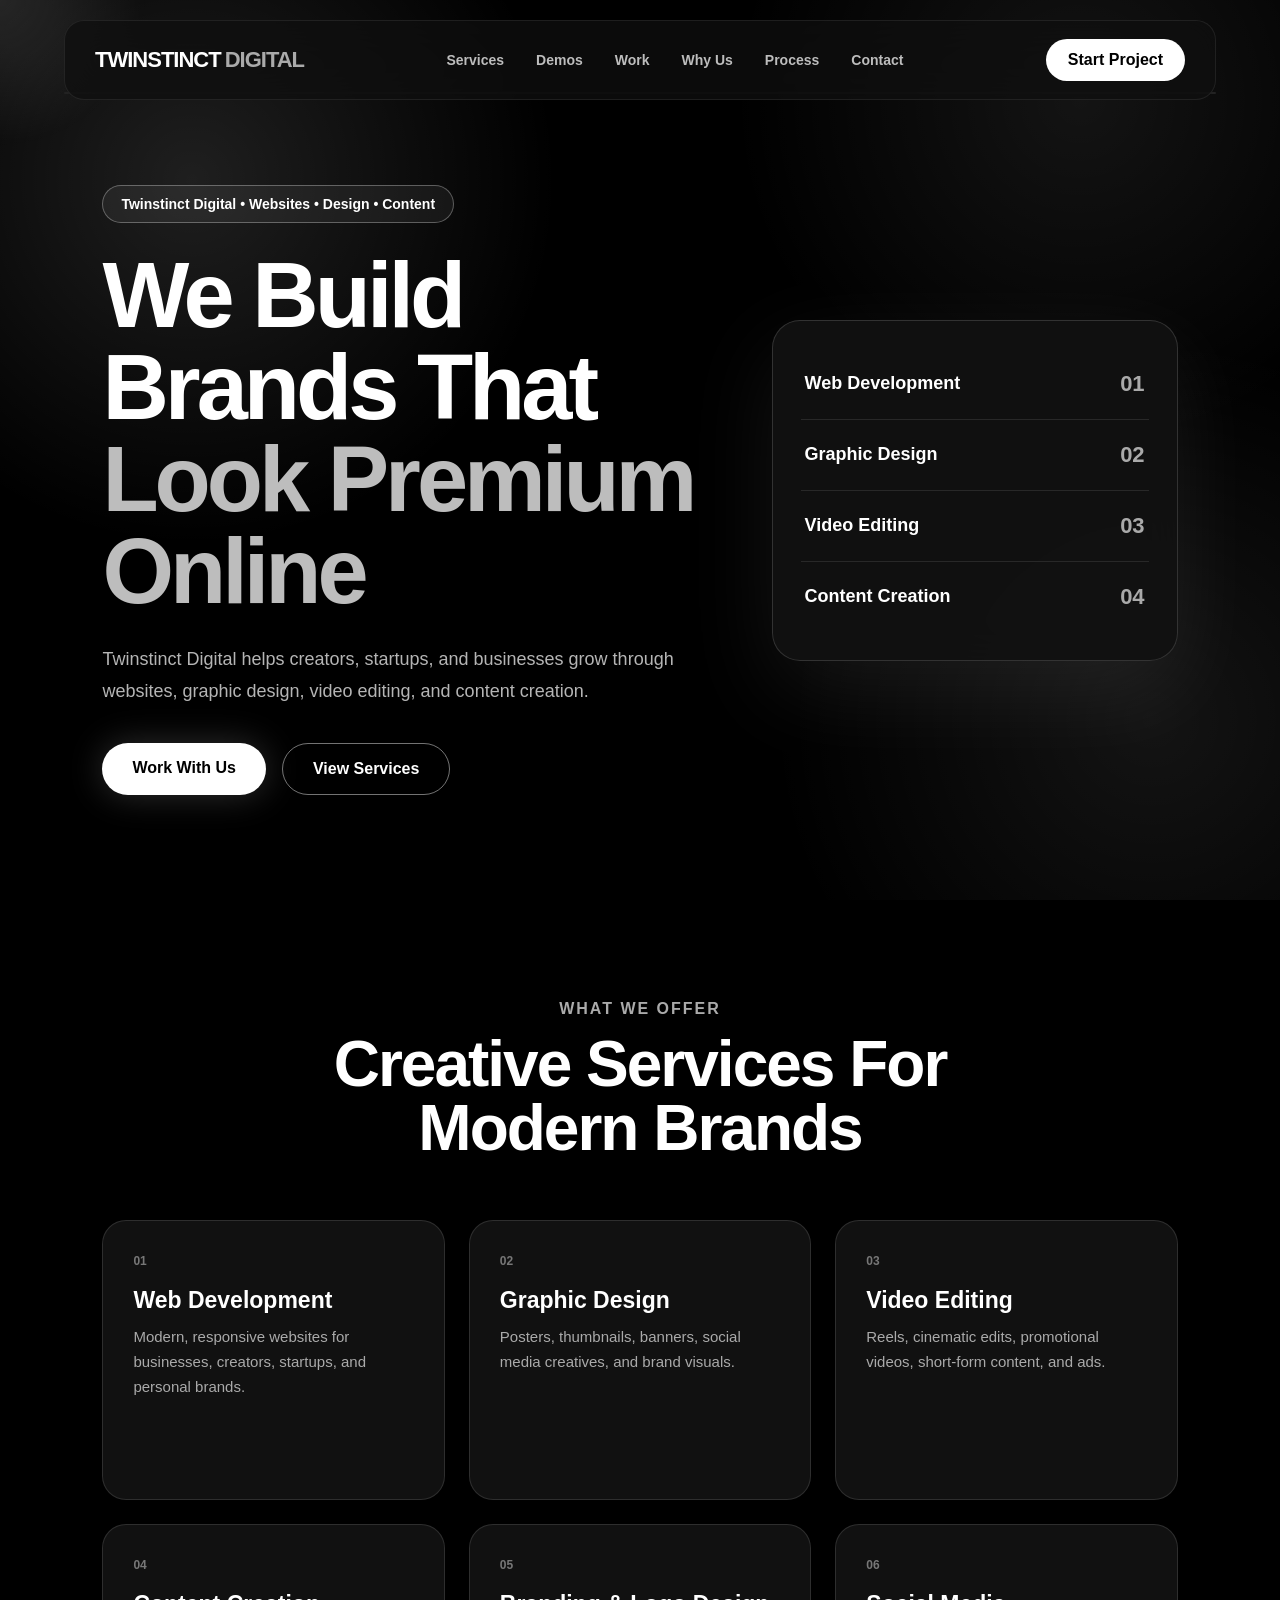
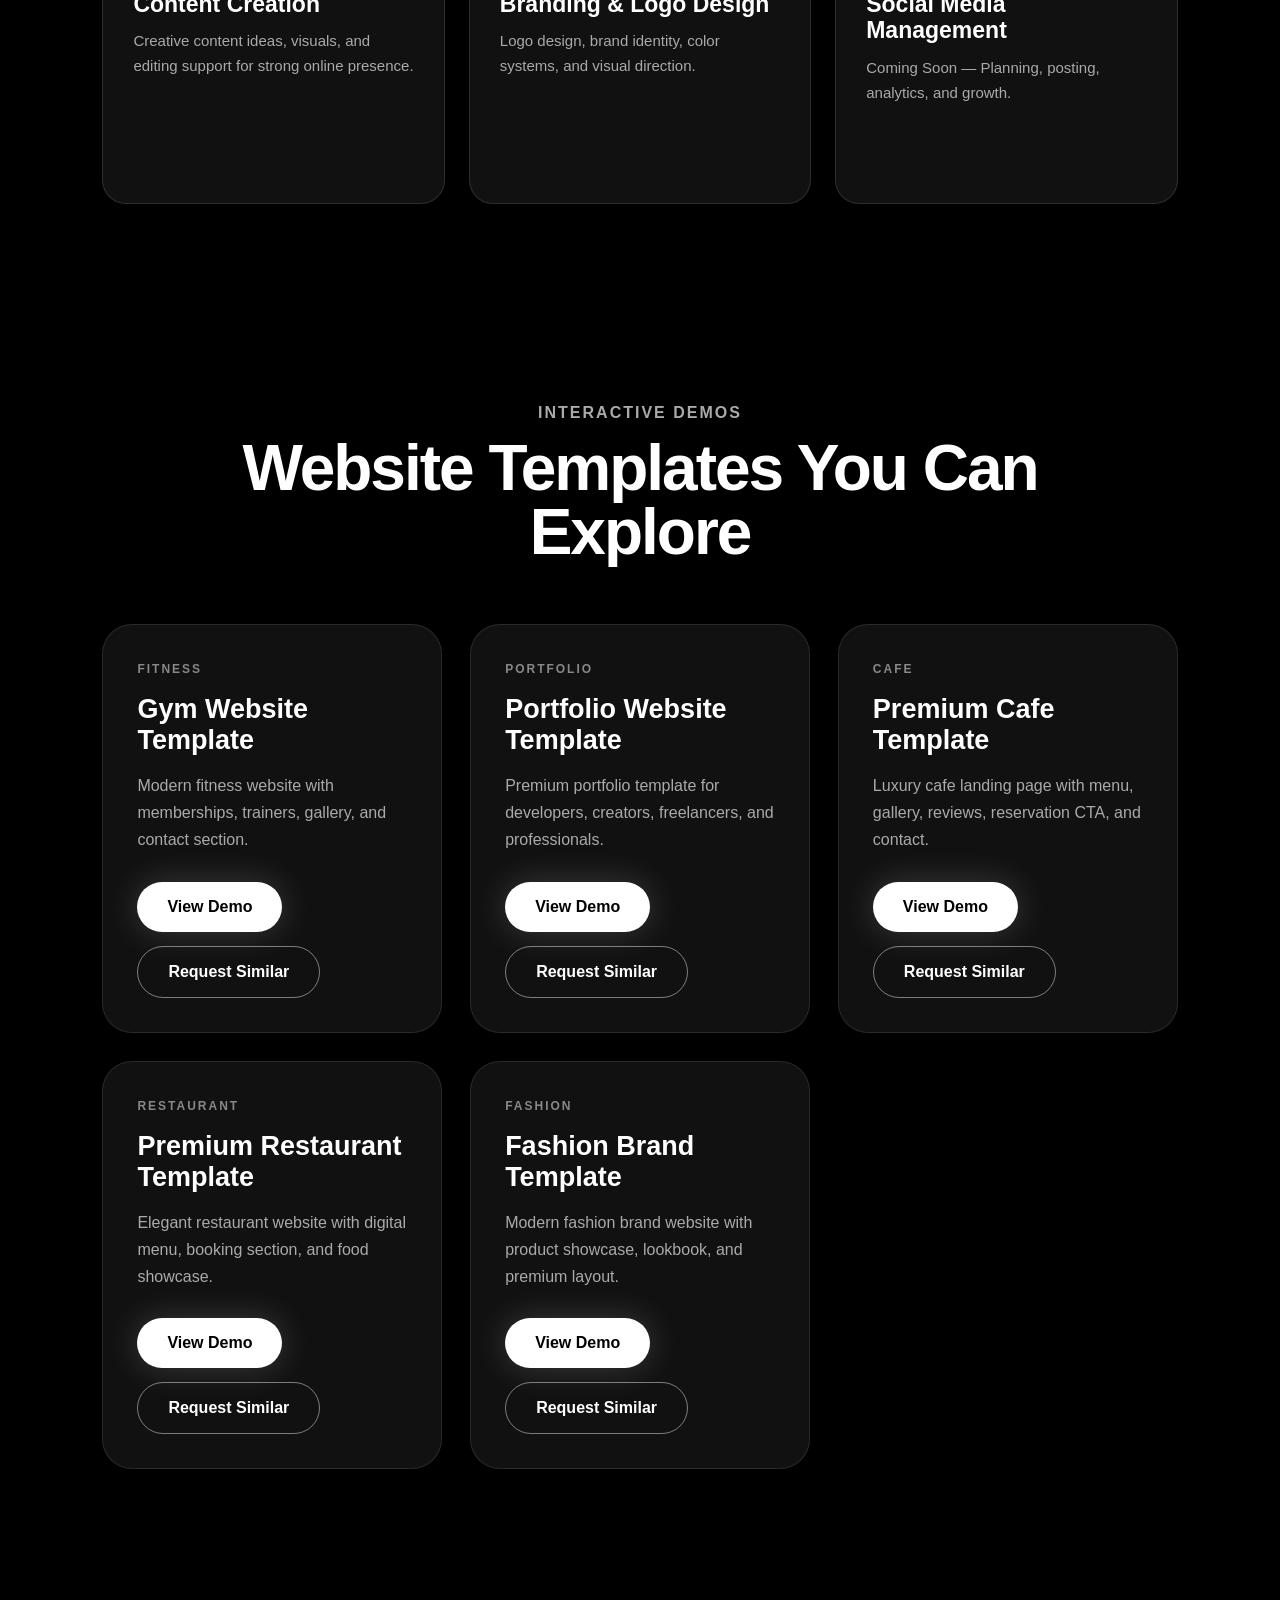
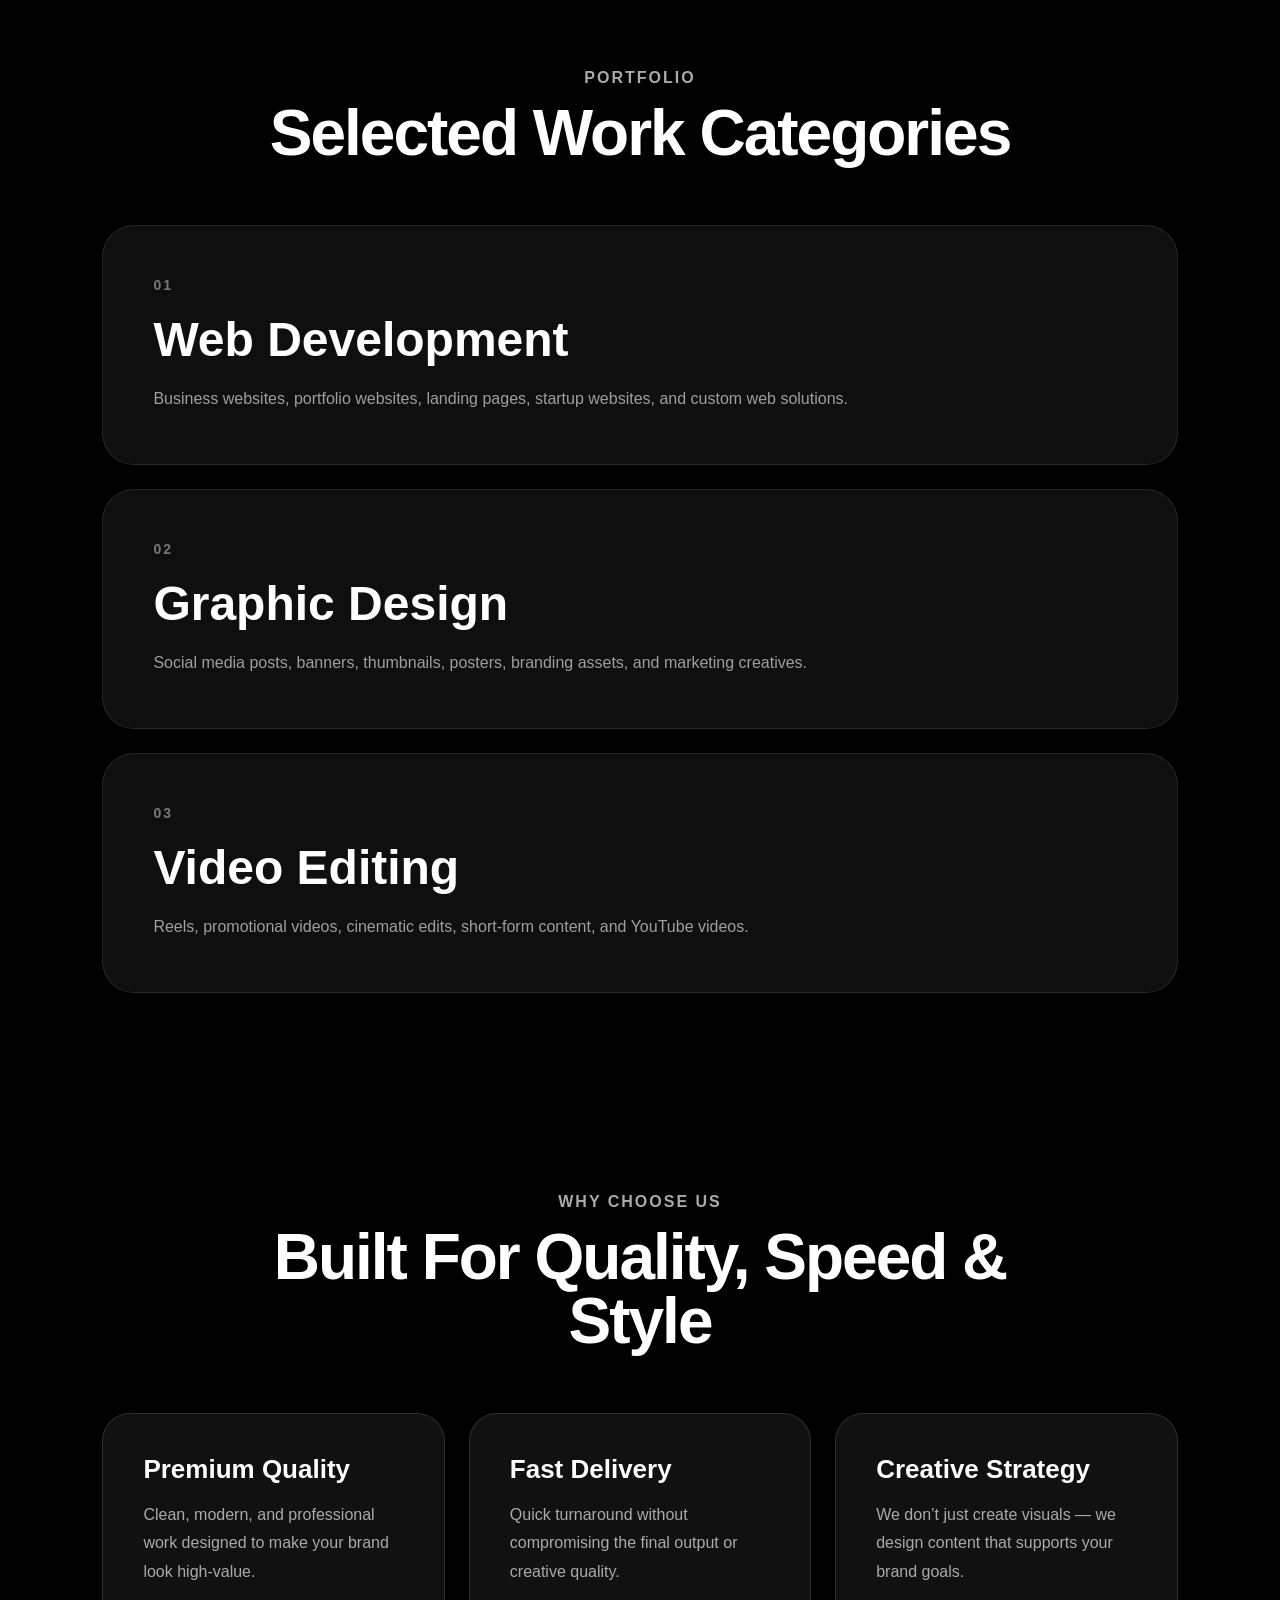
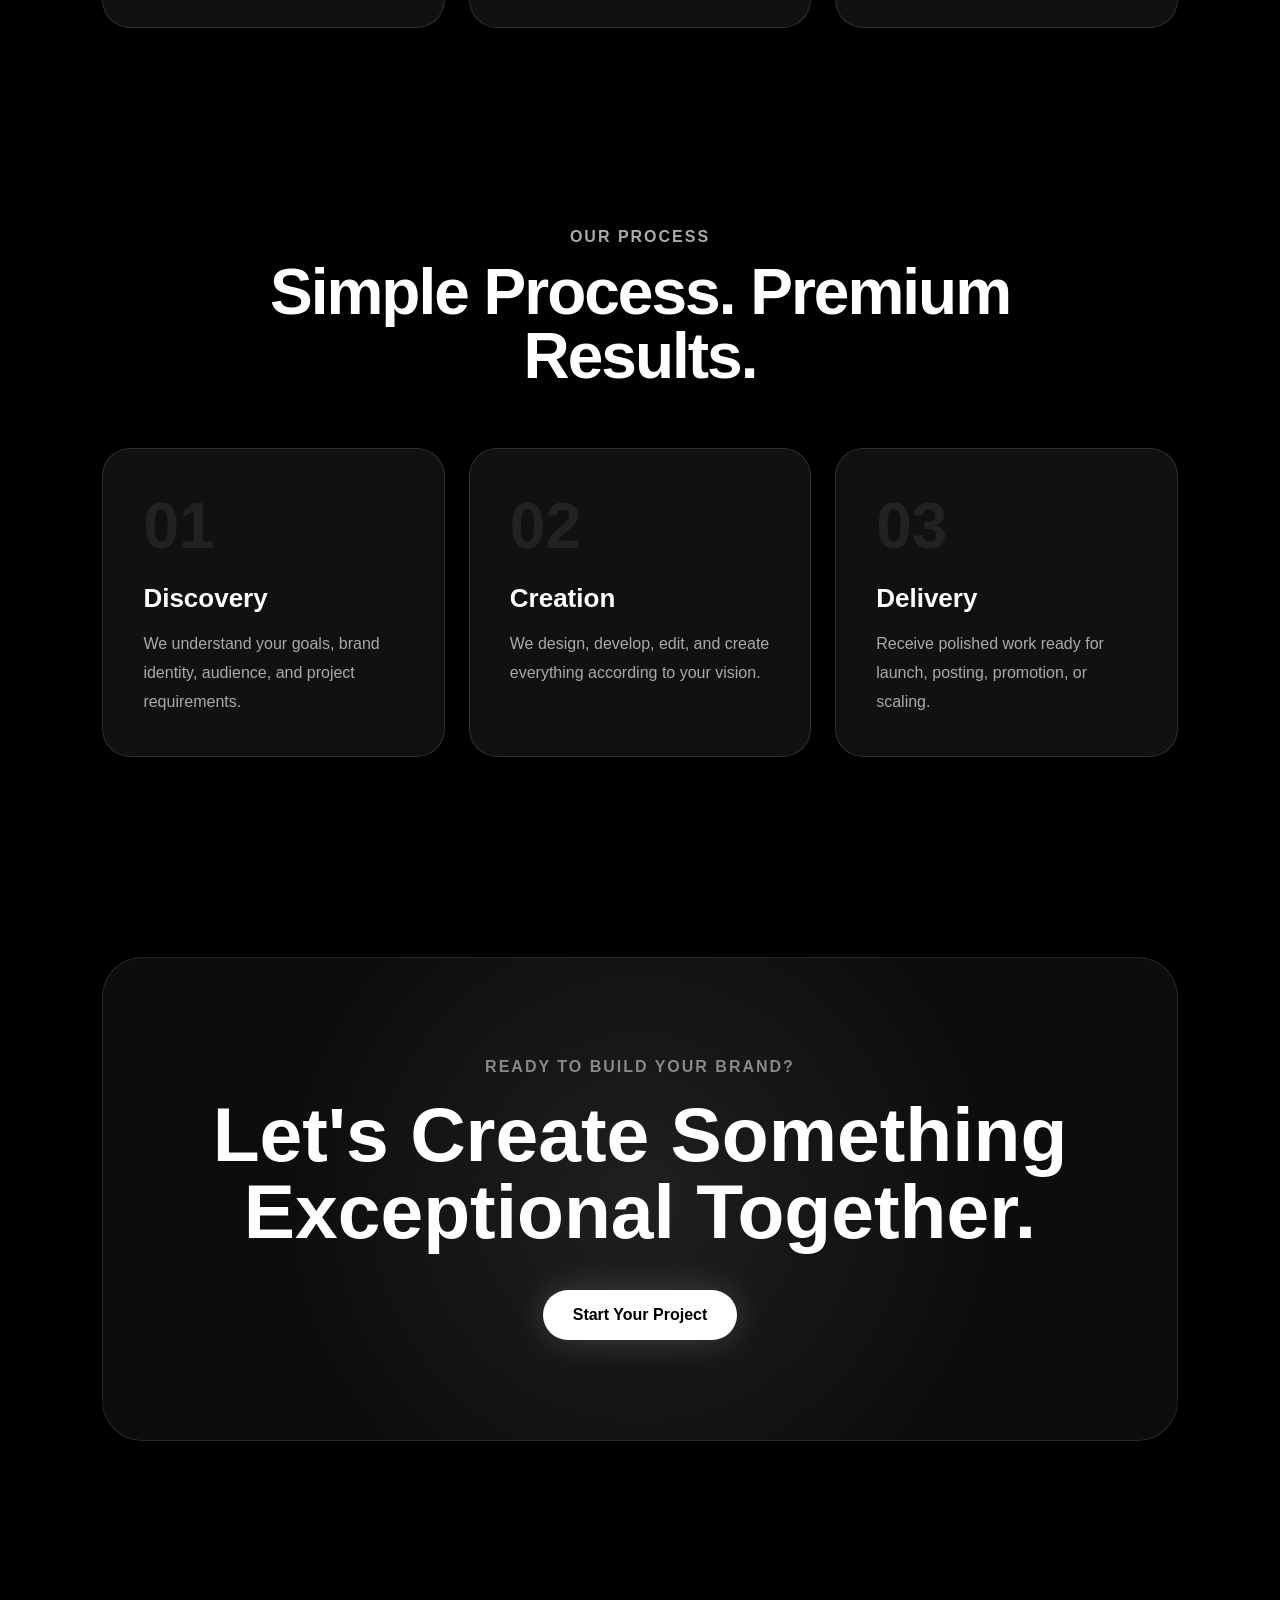
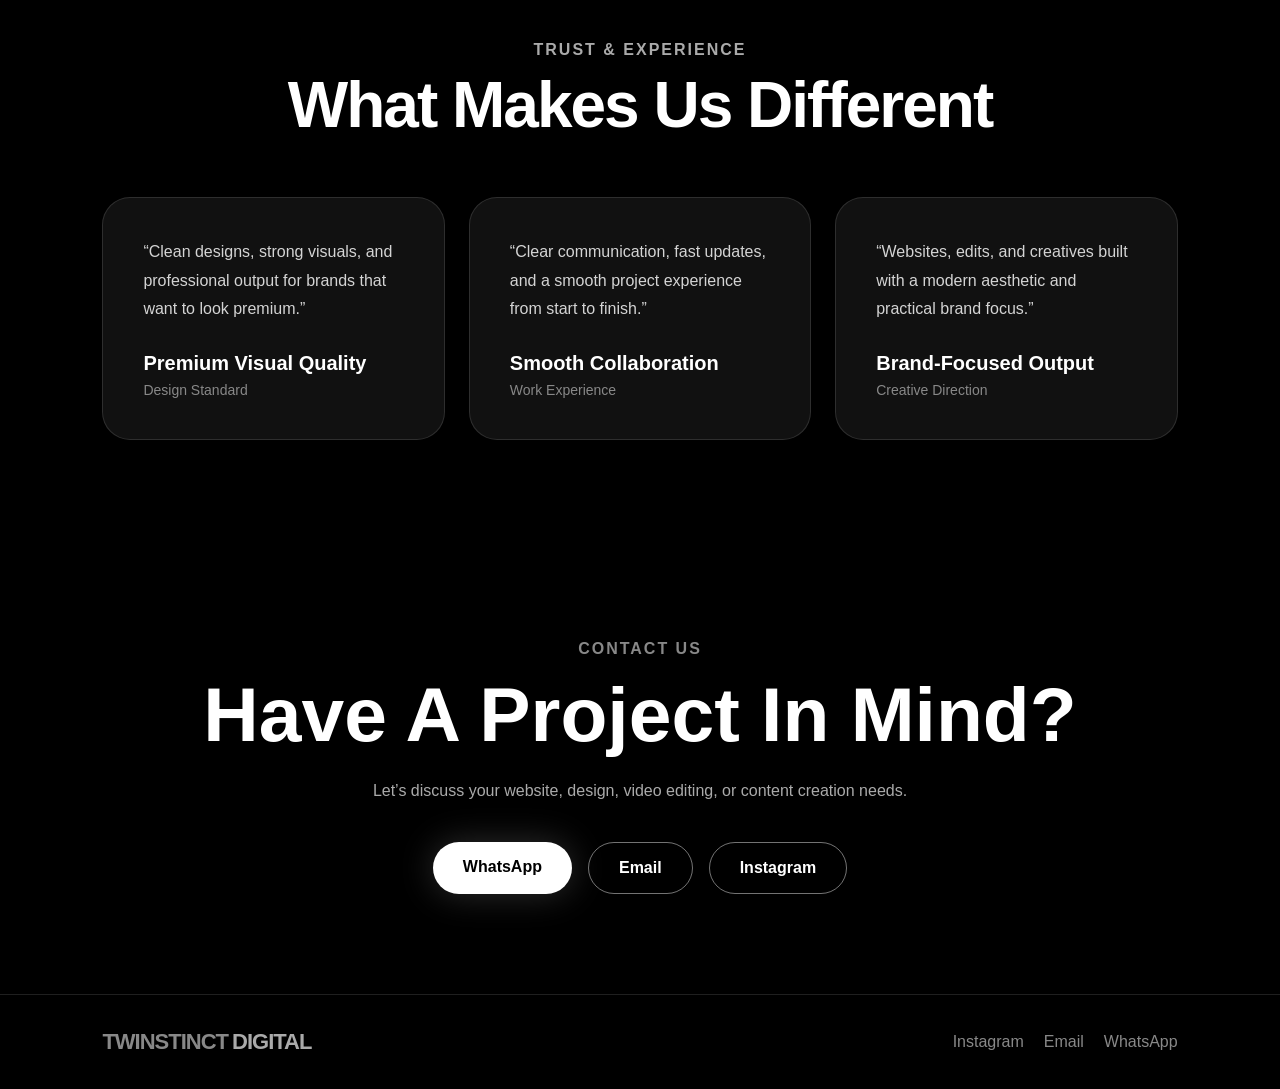
<file: index.html>
<!DOCTYPE html>
<html lang="en">
<head>
    <meta charset="UTF-8">
    <meta name="viewport" content="width=device-width, initial-scale=1.0">
    <title>Twinstinct Digital | Creative Digital Solutions</title>
    <link rel="stylesheet" href="style.css">
</head>
<body>
    <div class="cursor-glow"></div>

    <header class="navbar">
        <div class="logo">
            TWINSTINCT<span>DIGITAL</span>
        </div>

        <nav>
            <a href="#services">Services</a>
            <a href="#demos">Demos</a>
            <a href="#work">Work</a>
            <a href="#why">Why Us</a>
            <a href="#process">Process</a>
            <a href="#contact">Contact</a>
        </nav>

        <button class="menu-btn" id="menuBtn">☰</button>

        <a href="#contact" class="nav-btn">Start Project</a>
    </header>

    <div class="mobile-menu" id="mobileMenu">
        <a href="#services">Services</a>
        <a href="#demos">Demos</a>
        <a href="#work">Work</a>
        <a href="#why">Why Us</a>
        <a href="#process">Process</a>
        <a href="#contact">Contact</a>
    </div>

    <section class="hero">
        <div class="hero-content">
            <p class="tagline">Twinstinct Digital • Websites • Design • Content</p>

            <h1>
                We Build Brands That <span>Look Premium Online</span>
            </h1>

            <p class="hero-text">
                Twinstinct Digital helps creators, startups, and businesses grow through
                websites, graphic design, video editing, and content creation.
            </p>

            <div class="hero-buttons">
                <a href="#contact" class="btn primary">Work With Us</a>
                <a href="#services" class="btn secondary">View Services</a>
            </div>
        </div>

        <div class="hero-card">
            <div class="card-row">
                <span>Web Development</span>
                <strong>01</strong>
            </div>
            <div class="card-row">
                <span>Graphic Design</span>
                <strong>02</strong>
            </div>
            <div class="card-row">
                <span>Video Editing</span>
                <strong>03</strong>
            </div>
            <div class="card-row">
                <span>Content Creation</span>
                <strong>04</strong>
            </div>
        </div>
    </section>

    <section id="services" class="services">
        <div class="section-header">
            <p>What We Offer</p>
            <h2>Creative Services For Modern Brands</h2>
        </div>

        <div class="services-grid">
            <div class="service-card">
                <span>01</span>
                <h3>Web Development</h3>
                <p>Modern, responsive websites for businesses, creators, startups, and personal brands.</p>
            </div>

            <div class="service-card">
                <span>02</span>
                <h3>Graphic Design</h3>
                <p>Posters, thumbnails, banners, social media creatives, and brand visuals.</p>
            </div>

            <div class="service-card">
                <span>03</span>
                <h3>Video Editing</h3>
                <p>Reels, cinematic edits, promotional videos, short-form content, and ads.</p>
            </div>

            <div class="service-card">
                <span>04</span>
                <h3>Content Creation</h3>
                <p>Creative content ideas, visuals, and editing support for strong online presence.</p>
            </div>

            <div class="service-card">
                <span>05</span>
                <h3>Branding & Logo Design</h3>
                <p>Logo design, brand identity, color systems, and visual direction.</p>
            </div>

            <div class="service-card coming-soon">
                <span>06</span>
                <h3>Social Media Management</h3>
                <p>Coming Soon — Planning, posting, analytics, and growth.</p>
            </div>
        </div>
    </section>

    <section id="demos" class="demo-section">
        <div class="section-header">
            <p>Interactive Demos</p>
            <h2>Website Templates You Can Explore</h2>
        </div>

        <div class="demo-grid">
            <div class="demo-card">
                <span class="demo-tag">Fitness</span>
                <h3>Gym Website Template</h3>
                <p>Modern fitness website with memberships, trainers, gallery, and contact section.</p>

                <div class="demo-buttons">
                    <a href="demos/gym/index.html" class="btn primary">View Demo</a>
                    <a href="#contact" class="btn secondary">Request Similar</a>
                </div>
            </div>

            <div class="demo-card">
                <span class="demo-tag">Portfolio</span>
                <h3>Portfolio Website Template</h3>
                <p>Premium portfolio template for developers, creators, freelancers, and professionals.</p>

                <div class="demo-buttons">
                    <a href="demos/portfolio/index.html" class="btn primary">View Demo</a>
                    <a href="#contact" class="btn secondary">Request Similar</a>
                </div>
            </div>

            <div class="demo-card">
                <span class="demo-tag">Cafe</span>
                <h3>Premium Cafe Template</h3>
                <p>Luxury cafe landing page with menu, gallery, reviews, reservation CTA, and contact.</p>

                <div class="demo-buttons">
                    <a href="demos/premium-cafe-template/index.html" class="btn primary">View Demo</a>
                    <a href="#contact" class="btn secondary">Request Similar</a>
                </div>
            </div>

            <div class="demo-card">
                <span class="demo-tag">Restaurant</span>
                <h3>Premium Restaurant Template</h3>
                <p>Elegant restaurant website with digital menu, booking section, and food showcase.</p>

                <div class="demo-buttons">
                    <a href="demos/premium-restaurant-template/index.html" class="btn primary">View Demo</a>
                    <a href="#contact" class="btn secondary">Request Similar</a>
                </div>
            </div>

            <div class="demo-card">
                <span class="demo-tag">Fashion</span>
                <h3>Fashion Brand Template</h3>
                <p>Modern fashion brand website with product showcase, lookbook, and premium layout.</p>

                <div class="demo-buttons">
                    <a href="demos/premium-fashion-brand-pro-template/index.html" class="btn primary">View Demo</a>
                    <a href="#contact" class="btn secondary">Request Similar</a>
                </div>
            </div>
        </div>
    </section>

    
    <section id="work" class="featured-work">
        <div class="section-header">
            <p>Portfolio</p>
            <h2>Selected Work Categories</h2>
        </div>

        <div class="work-showcase">
            <div class="showcase-card">
                <span>01</span>
                <h3>Web Development</h3>
                <p>Business websites, portfolio websites, landing pages, startup websites, and custom web solutions.</p>
            </div>

            <div class="showcase-card">
                <span>02</span>
                <h3>Graphic Design</h3>
                <p>Social media posts, banners, thumbnails, posters, branding assets, and marketing creatives.</p>
            </div>

            <div class="showcase-card">
                <span>03</span>
                <h3>Video Editing</h3>
                <p>Reels, promotional videos, cinematic edits, short-form content, and YouTube videos.</p>
            </div>
        </div>
    </section>

    <section id="why" class="why-section">
        <div class="section-header">
            <p>Why Choose Us</p>
            <h2>Built For Quality, Speed & Style</h2>
        </div>

        <div class="why-grid">
            <div class="why-card">
                <h3>Premium Quality</h3>
                <p>Clean, modern, and professional work designed to make your brand look high-value.</p>
            </div>

            <div class="why-card">
                <h3>Fast Delivery</h3>
                <p>Quick turnaround without compromising the final output or creative quality.</p>
            </div>

            <div class="why-card">
                <h3>Creative Strategy</h3>
                <p>We don’t just create visuals — we design content that supports your brand goals.</p>
            </div>
        </div>
    </section>

    <section id="process" class="process-section">
        <div class="section-header">
            <p>Our Process</p>
            <h2>Simple Process. Premium Results.</h2>
        </div>

        <div class="process-container">
            <div class="process-card">
                <span>01</span>
                <h3>Discovery</h3>
                <p>We understand your goals, brand identity, audience, and project requirements.</p>
            </div>

            <div class="process-card">
                <span>02</span>
                <h3>Creation</h3>
                <p>We design, develop, edit, and create everything according to your vision.</p>
            </div>

            <div class="process-card">
                <span>03</span>
                <h3>Delivery</h3>
                <p>Receive polished work ready for launch, posting, promotion, or scaling.</p>
            </div>
        </div>
    </section>

    <section class="cta-banner">
        <p>Ready To Build Your Brand?</p>
        <h2>Let's Create Something Exceptional Together.</h2>
        <a href="#contact" class="cta-btn">Start Your Project</a>
    </section>

    <section class="testimonials">
        <div class="section-header">
            <p>Trust & Experience</p>
            <h2>What Makes Us Different</h2>
        </div>

        <div class="testimonial-grid">
            <div class="testimonial-card">
                <p>“Clean designs, strong visuals, and professional output for brands that want to look premium.”</p>
                <h4>Premium Visual Quality</h4>
                <span>Design Standard</span>
            </div>

            <div class="testimonial-card">
                <p>“Clear communication, fast updates, and a smooth project experience from start to finish.”</p>
                <h4>Smooth Collaboration</h4>
                <span>Work Experience</span>
            </div>

            <div class="testimonial-card">
                <p>“Websites, edits, and creatives built with a modern aesthetic and practical brand focus.”</p>
                <h4>Brand-Focused Output</h4>
                <span>Creative Direction</span>
            </div>
        </div>
    </section>

    <section id="contact" class="contact-section">
        <div class="contact-content">
            <p>Contact Us</p>

            <h2>Have A Project In Mind?</h2>

            <span>Let’s discuss your website, design, video editing, or content creation needs.</span>

            <div class="contact-buttons">
                <a href="https://wa.me/918977003141" target="_blank" class="btn primary">WhatsApp</a>
                <a href="mailto:twinstinctweb@gmail.com" class="btn secondary">Email</a>
                <a href="https://www.instagram.com/twinstinctweb/" target="_blank" class="btn secondary">Instagram</a>
            </div>
        </div>
    </section>

    <footer class="footer">
        <div class="logo">
            TWINSTINCT<span>DIGITAL</span>
        </div>

        <div class="footer-links">
            <a href="https://www.instagram.com/twinstinctdigital/" target="_blank">Instagram</a>
            <a href="mailto:twinstinctweb@gmail.com">Email</a>
            <a href="https://wa.me/918977003141" target="_blank">WhatsApp</a>
        </div>
    </footer>

    <script src="script.js"></script>
</body>
</html>
</file>
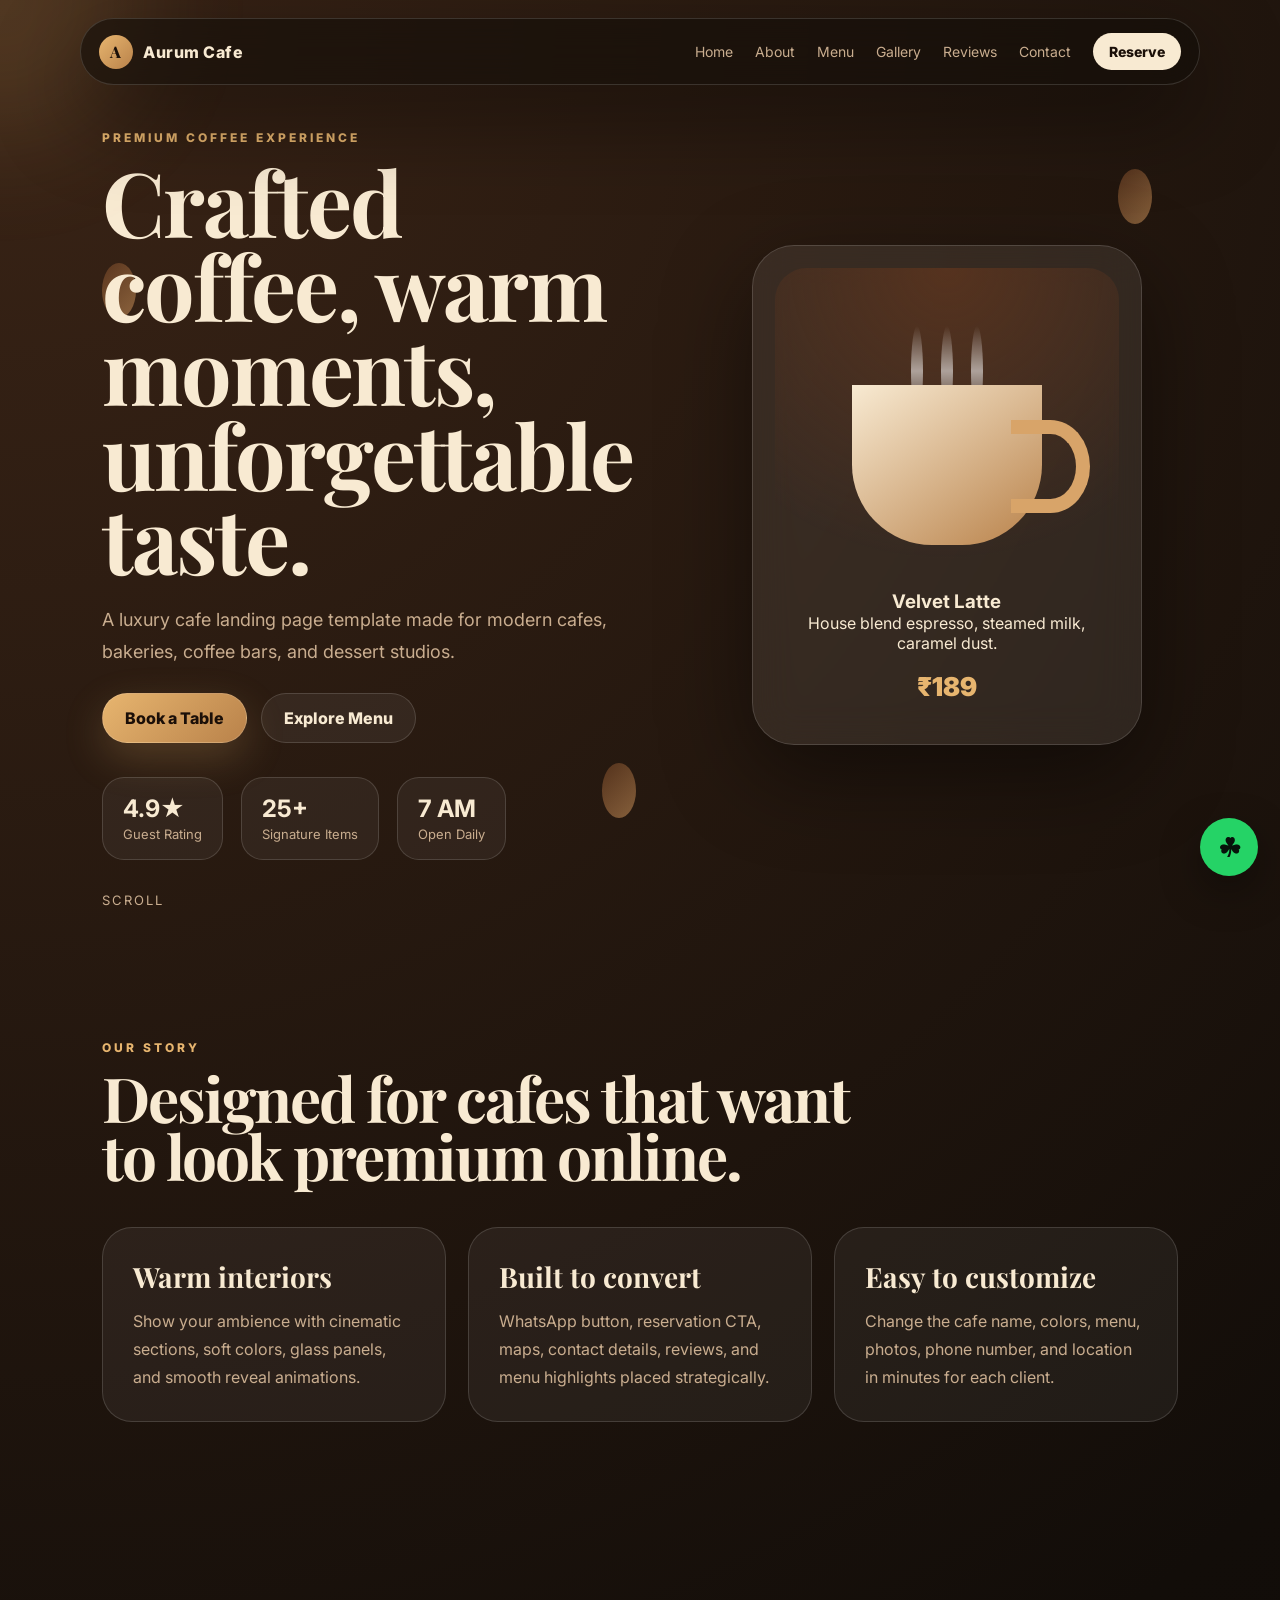
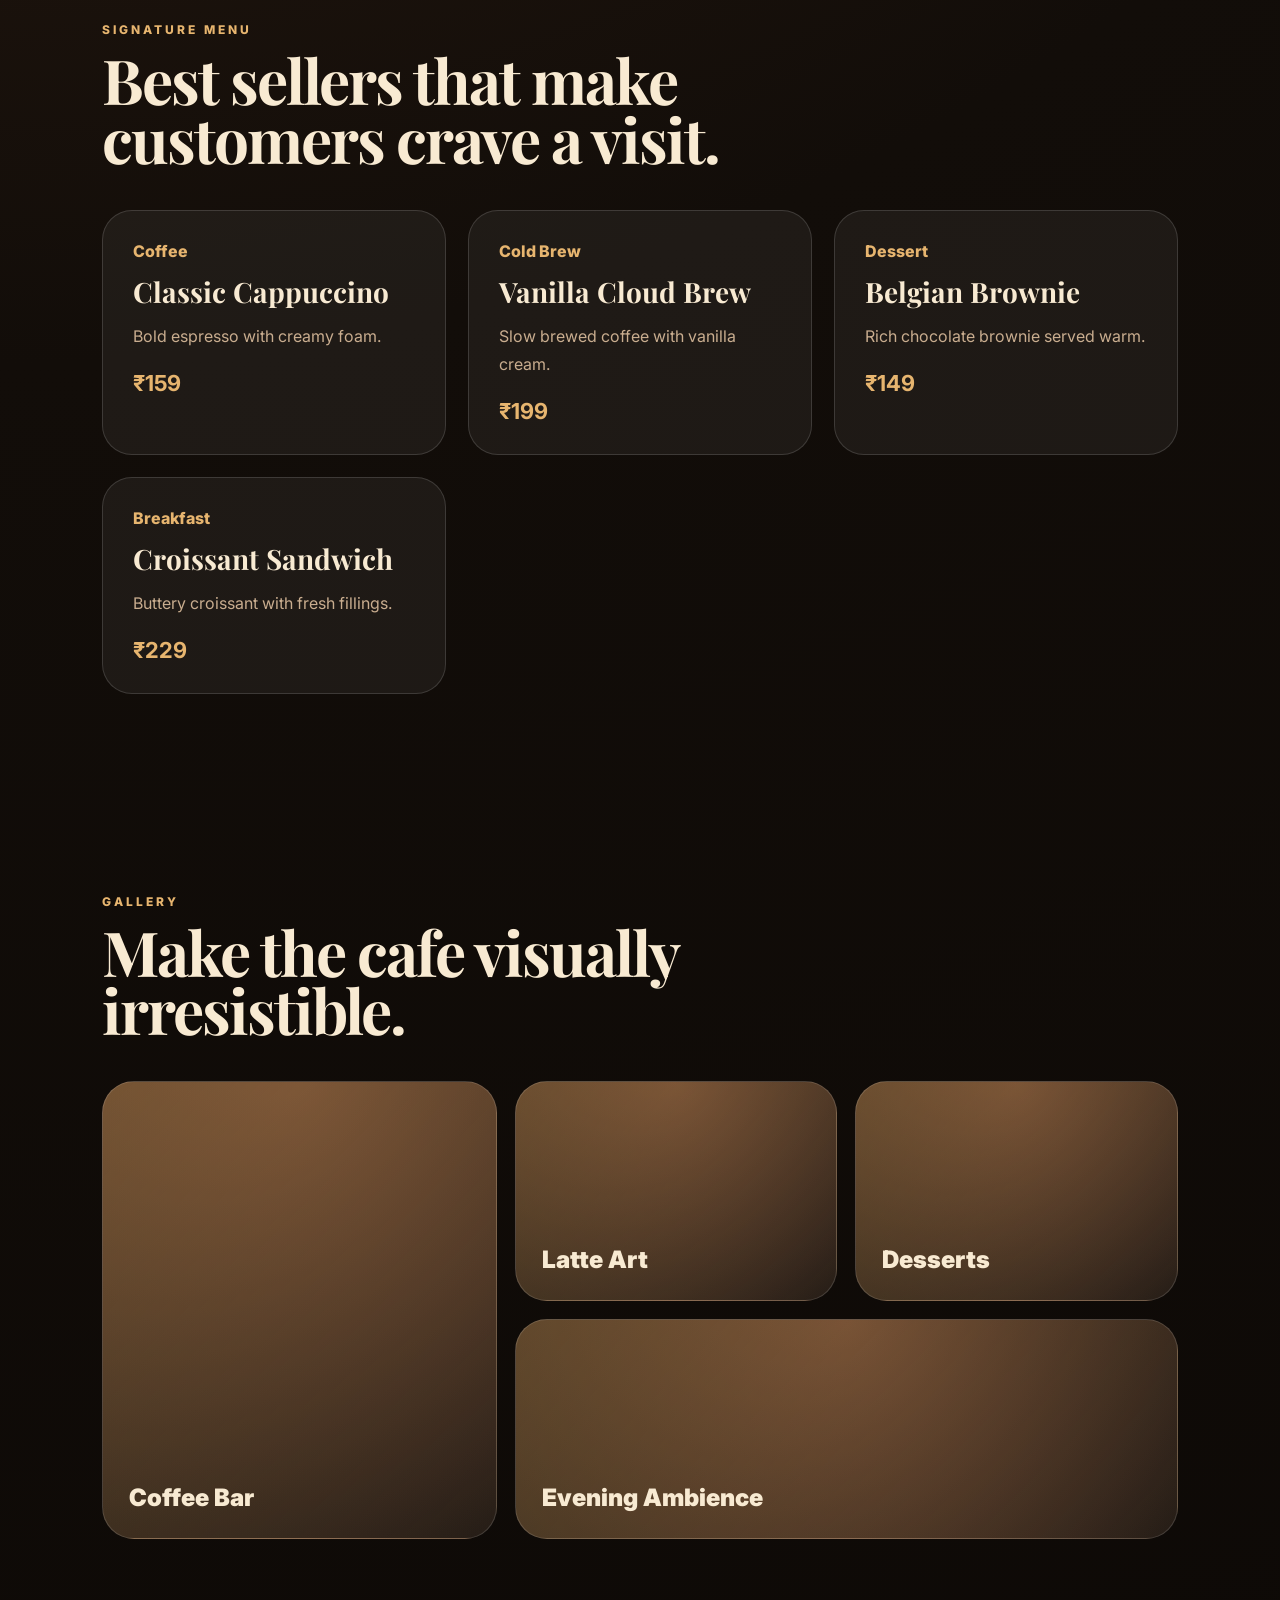
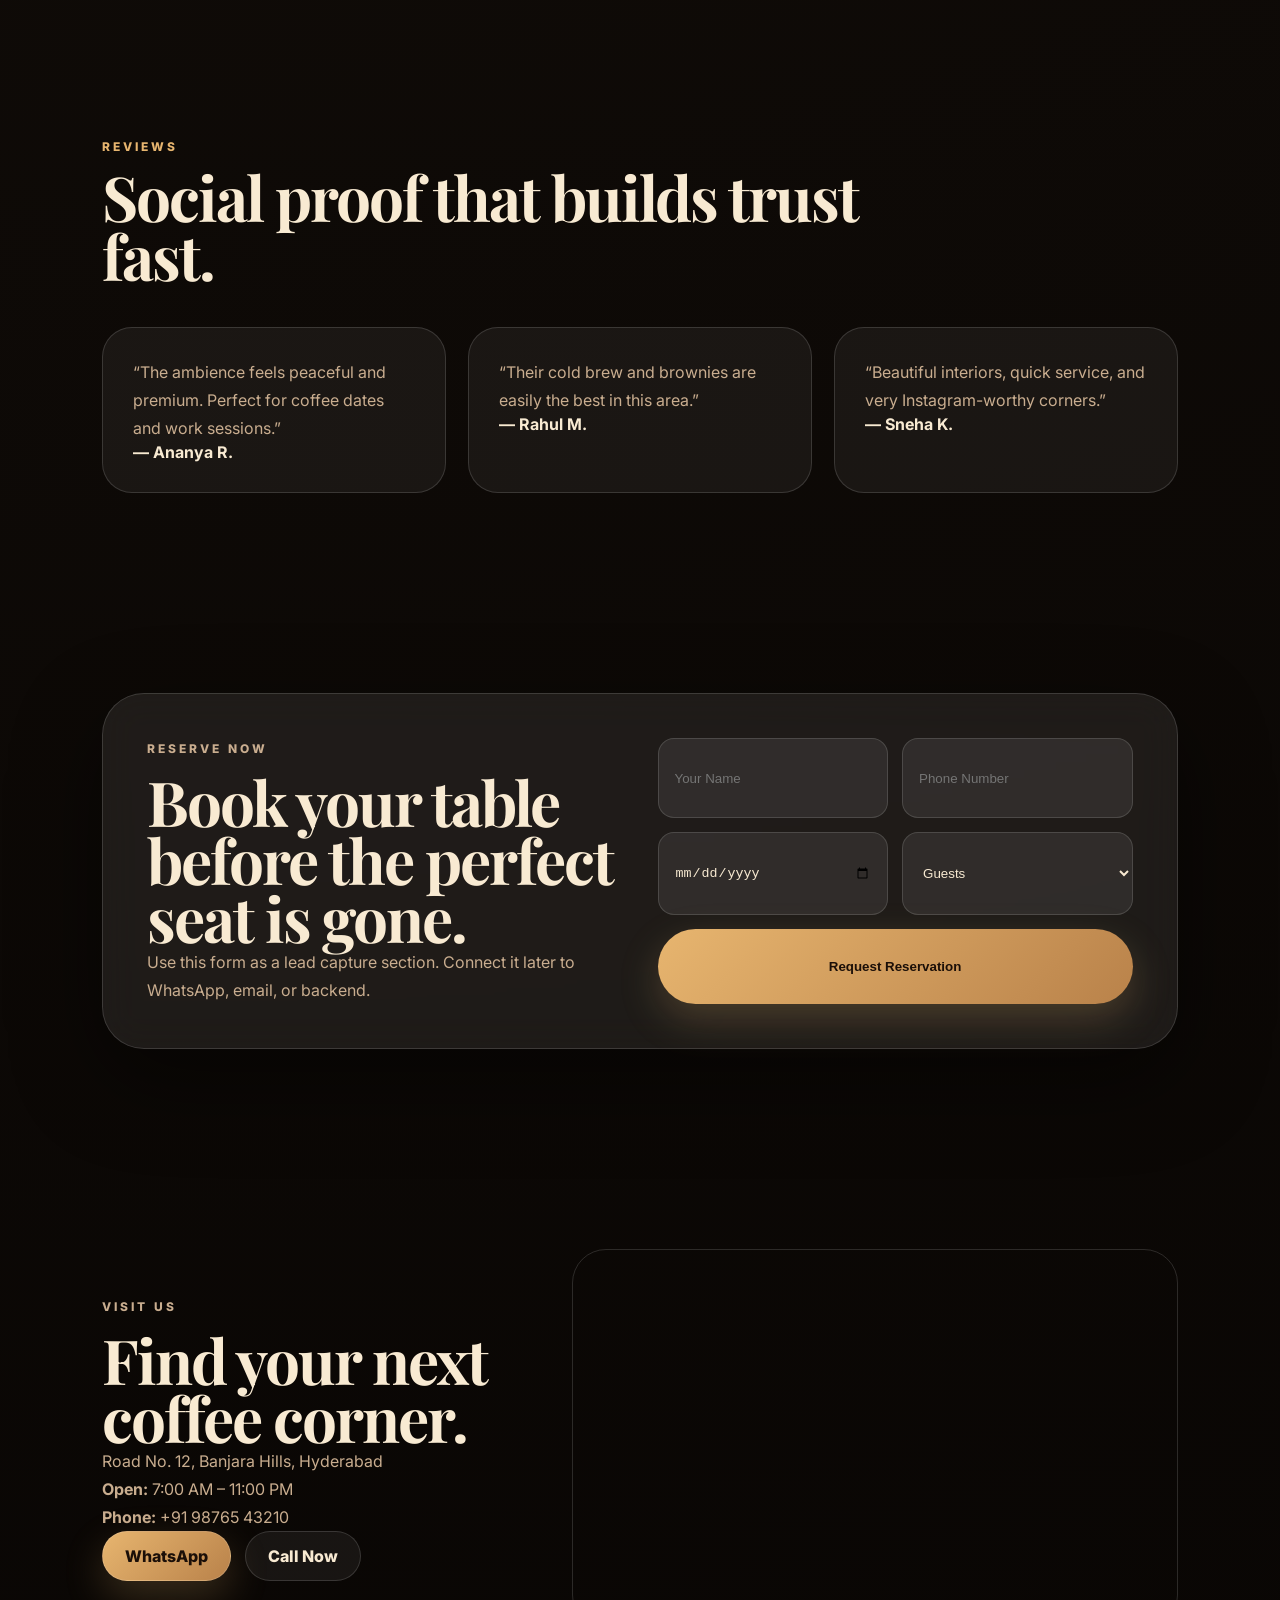
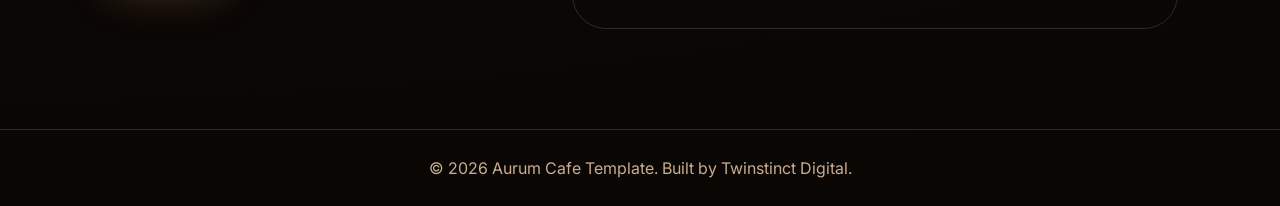
<file: demos/premium-cafe-template/index.html>
<!DOCTYPE html>
<html lang="en">
<head>
  <meta charset="UTF-8" />
  <meta name="viewport" content="width=device-width, initial-scale=1.0" />
  <meta name="description" content="Premium cafe landing page template by Twinstinct Digital." />
  <title>Aurum Cafe | Premium Cafe Template</title>
  <link rel="preconnect" href="https://fonts.googleapis.com">
  <link rel="preconnect" href="https://fonts.gstatic.com" crossorigin>
  <link href="https://fonts.googleapis.com/css2?family=Playfair+Display:wght@600;700;800&family=Inter:wght@400;500;600;700;800&display=swap" rel="stylesheet">
  <link rel="stylesheet" href="css/style.css" />
</head>
<body>
  <div class="cursor-glow"></div>
  <div class="scroll-progress" id="scrollProgress"></div>

  <header class="site-header" id="siteHeader">
    <a href="#home" class="logo">
      <span>A</span>
      Aurum Cafe
    </a>
    <button class="menu-toggle" id="menuToggle" aria-label="Open menu">☰</button>
    <nav class="nav-links" id="navLinks">
      <a href="#home">Home</a>
      <a href="#about">About</a>
      <a href="#menu">Menu</a>
      <a href="#gallery">Gallery</a>
      <a href="#reviews">Reviews</a>
      <a href="#contact">Contact</a>
      <a class="nav-cta" href="#reservation">Reserve</a>
    </nav>
  </header>

  <main>
    <section class="hero" id="home">
      <div class="floating-bean bean-1"></div>
      <div class="floating-bean bean-2"></div>
      <div class="floating-bean bean-3"></div>
      <div class="hero-content reveal">
        <p class="eyebrow">Premium coffee experience</p>
        <h1>Crafted coffee, warm moments, unforgettable taste.</h1>
        <p class="hero-text">A luxury cafe landing page template made for modern cafes, bakeries, coffee bars, and dessert studios.</p>
        <div class="hero-actions">
          <a href="#reservation" class="btn primary">Book a Table</a>
          <a href="#menu" class="btn ghost">Explore Menu</a>
        </div>
        <div class="hero-stats">
          <div><strong>4.9★</strong><span>Guest Rating</span></div>
          <div><strong>25+</strong><span>Signature Items</span></div>
          <div><strong>7 AM</strong><span>Open Daily</span></div>
        </div>
      </div>
      <div class="hero-visual reveal">
        <div class="coffee-card glass">
          <div class="steam"><span></span><span></span><span></span></div>
          <div class="cup"></div>
          <h3>Velvet Latte</h3>
          <p>House blend espresso, steamed milk, caramel dust.</p>
          <span class="price">₹189</span>
        </div>
      </div>
      <a href="#about" class="scroll-down">Scroll</a>
    </section>

    <section class="section about" id="about">
      <div class="section-heading reveal">
        <p class="eyebrow">Our story</p>
        <h2>Designed for cafes that want to look premium online.</h2>
      </div>
      <div class="about-grid">
        <div class="about-card reveal">
          <h3>Warm interiors</h3>
          <p>Show your ambience with cinematic sections, soft colors, glass panels, and smooth reveal animations.</p>
        </div>
        <div class="about-card reveal">
          <h3>Built to convert</h3>
          <p>WhatsApp button, reservation CTA, maps, contact details, reviews, and menu highlights placed strategically.</p>
        </div>
        <div class="about-card reveal">
          <h3>Easy to customize</h3>
          <p>Change the cafe name, colors, menu, photos, phone number, and location in minutes for each client.</p>
        </div>
      </div>
    </section>

    <section class="section menu-section" id="menu">
      <div class="section-heading reveal">
        <p class="eyebrow">Signature menu</p>
        <h2>Best sellers that make customers crave a visit.</h2>
      </div>
      <div class="menu-grid">
        <article class="menu-card reveal"><span>Coffee</span><h3>Classic Cappuccino</h3><p>Bold espresso with creamy foam.</p><strong>₹159</strong></article>
        <article class="menu-card reveal"><span>Cold Brew</span><h3>Vanilla Cloud Brew</h3><p>Slow brewed coffee with vanilla cream.</p><strong>₹199</strong></article>
        <article class="menu-card reveal"><span>Dessert</span><h3>Belgian Brownie</h3><p>Rich chocolate brownie served warm.</p><strong>₹149</strong></article>
        <article class="menu-card reveal"><span>Breakfast</span><h3>Croissant Sandwich</h3><p>Buttery croissant with fresh fillings.</p><strong>₹229</strong></article>
      </div>
    </section>

    <section class="section gallery" id="gallery">
      <div class="section-heading reveal">
        <p class="eyebrow">Gallery</p>
        <h2>Make the cafe visually irresistible.</h2>
      </div>
      <div class="gallery-grid reveal">
        <div class="gallery-item tall">Coffee Bar</div>
        <div class="gallery-item">Latte Art</div>
        <div class="gallery-item">Desserts</div>
        <div class="gallery-item wide">Evening Ambience</div>
      </div>
    </section>

    <section class="section reviews" id="reviews">
      <div class="section-heading reveal">
        <p class="eyebrow">Reviews</p>
        <h2>Social proof that builds trust fast.</h2>
      </div>
      <div class="review-row">
        <div class="review-card reveal"><p>“The ambience feels peaceful and premium. Perfect for coffee dates and work sessions.”</p><strong>— Ananya R.</strong></div>
        <div class="review-card reveal"><p>“Their cold brew and brownies are easily the best in this area.”</p><strong>— Rahul M.</strong></div>
        <div class="review-card reveal"><p>“Beautiful interiors, quick service, and very Instagram-worthy corners.”</p><strong>— Sneha K.</strong></div>
      </div>
    </section>

    <section class="section reservation" id="reservation">
      <div class="reservation-box glass reveal">
        <div>
          <p class="eyebrow">Reserve now</p>
          <h2>Book your table before the perfect seat is gone.</h2>
          <p>Use this form as a lead capture section. Connect it later to WhatsApp, email, or backend.</p>
        </div>
        <form class="booking-form">
          <input type="text" placeholder="Your Name" required>
          <input type="tel" placeholder="Phone Number" required>
          <input type="date" required>
          <select required>
            <option value="">Guests</option>
            <option>2 Guests</option>
            <option>4 Guests</option>
            <option>6+ Guests</option>
          </select>
          <button class="btn primary" type="submit">Request Reservation</button>
        </form>
      </div>
    </section>

    <section class="section contact" id="contact">
      <div class="contact-grid">
        <div class="reveal">
          <p class="eyebrow">Visit us</p>
          <h2>Find your next coffee corner.</h2>
          <p>Road No. 12, Banjara Hills, Hyderabad</p>
          <p><strong>Open:</strong> 7:00 AM – 11:00 PM</p>
          <p><strong>Phone:</strong> +91 98765 43210</p>
          <div class="contact-actions">
            <a class="btn primary" href="https://wa.me/919876543210" target="_blank">WhatsApp</a>
            <a class="btn ghost" href="tel:+919876543210">Call Now</a>
          </div>
        </div>
        <div class="map-card reveal">
          <iframe title="Cafe location" src="https://www.google.com/maps?q=Banjara%20Hills%20Hyderabad&output=embed" loading="lazy"></iframe>
        </div>
      </div>
    </section>
  </main>

  <a class="whatsapp-float" href="https://wa.me/919876543210" target="_blank">☘</a>

  <footer class="footer">
    <p>© 2026 Aurum Cafe Template. Built by Twinstinct Digital.</p>
  </footer>

  <script src="js/main.js"></script>
</body>
</html>
</file>
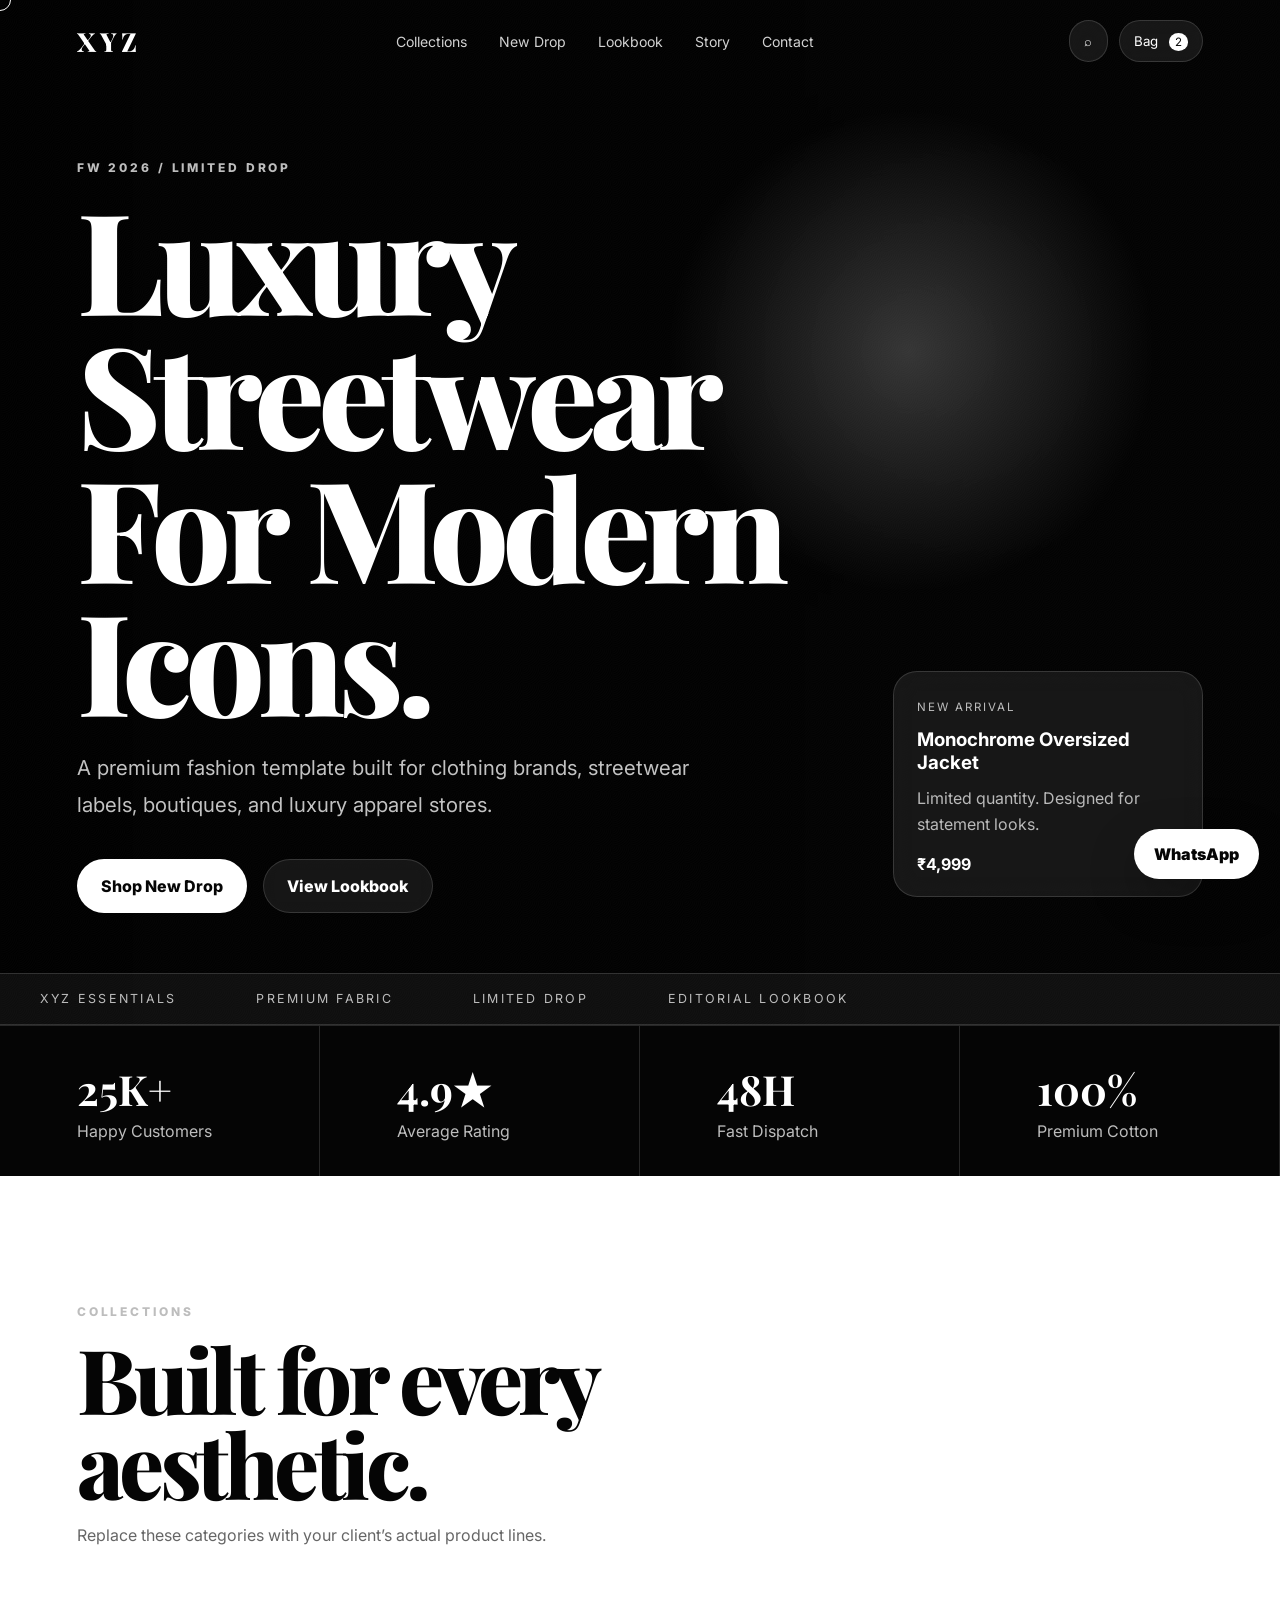
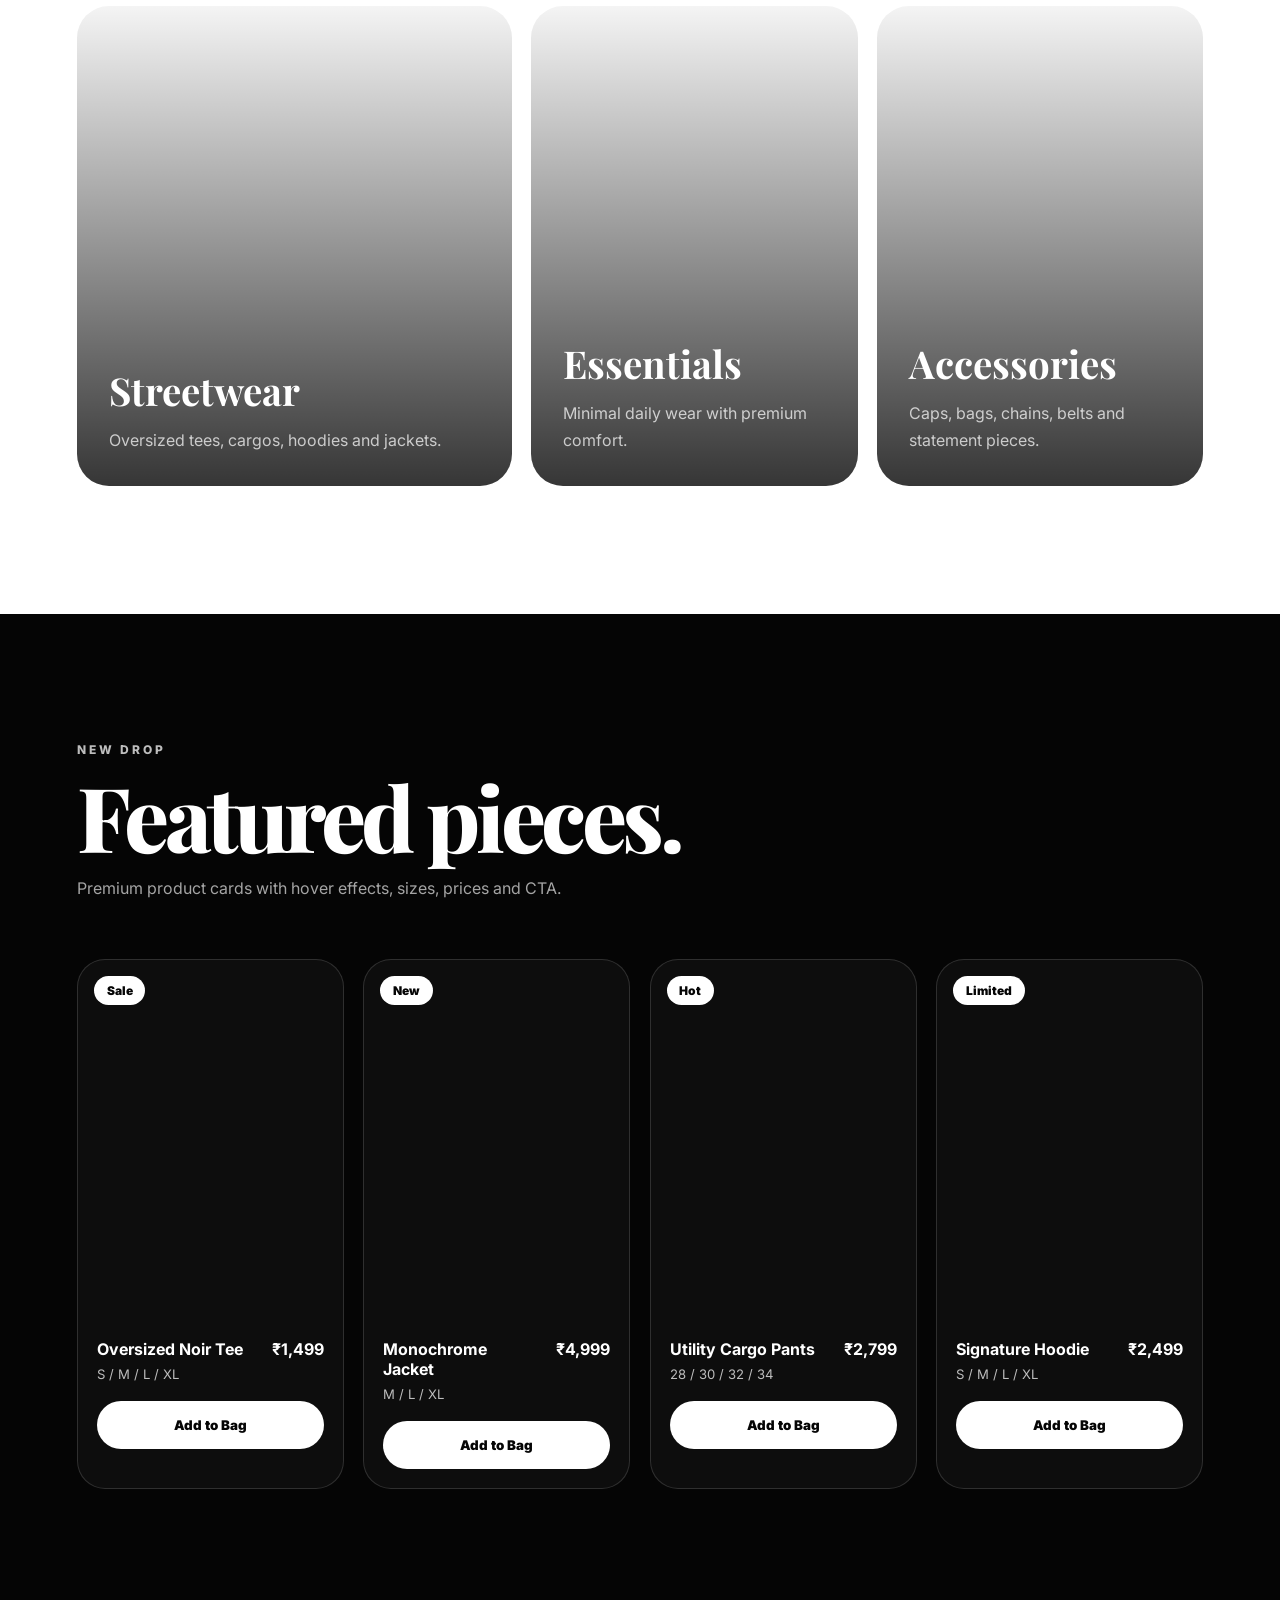
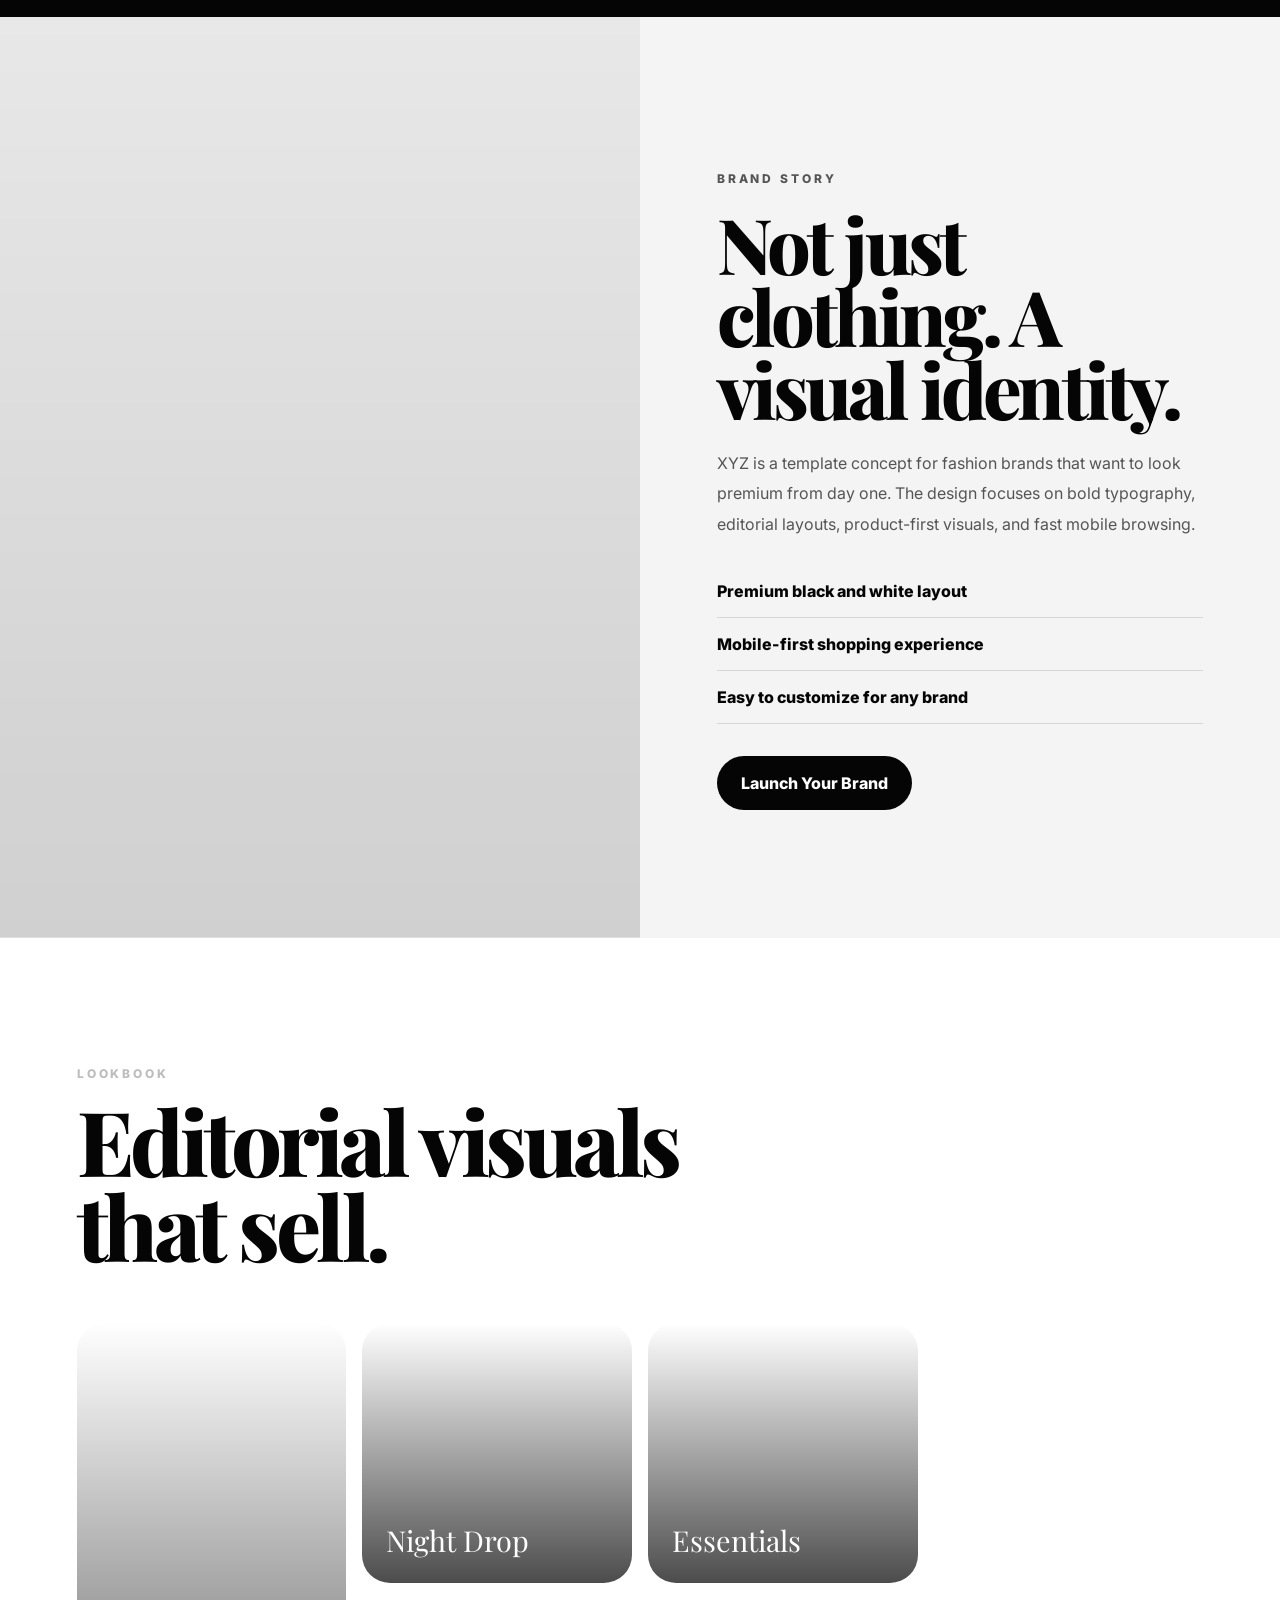
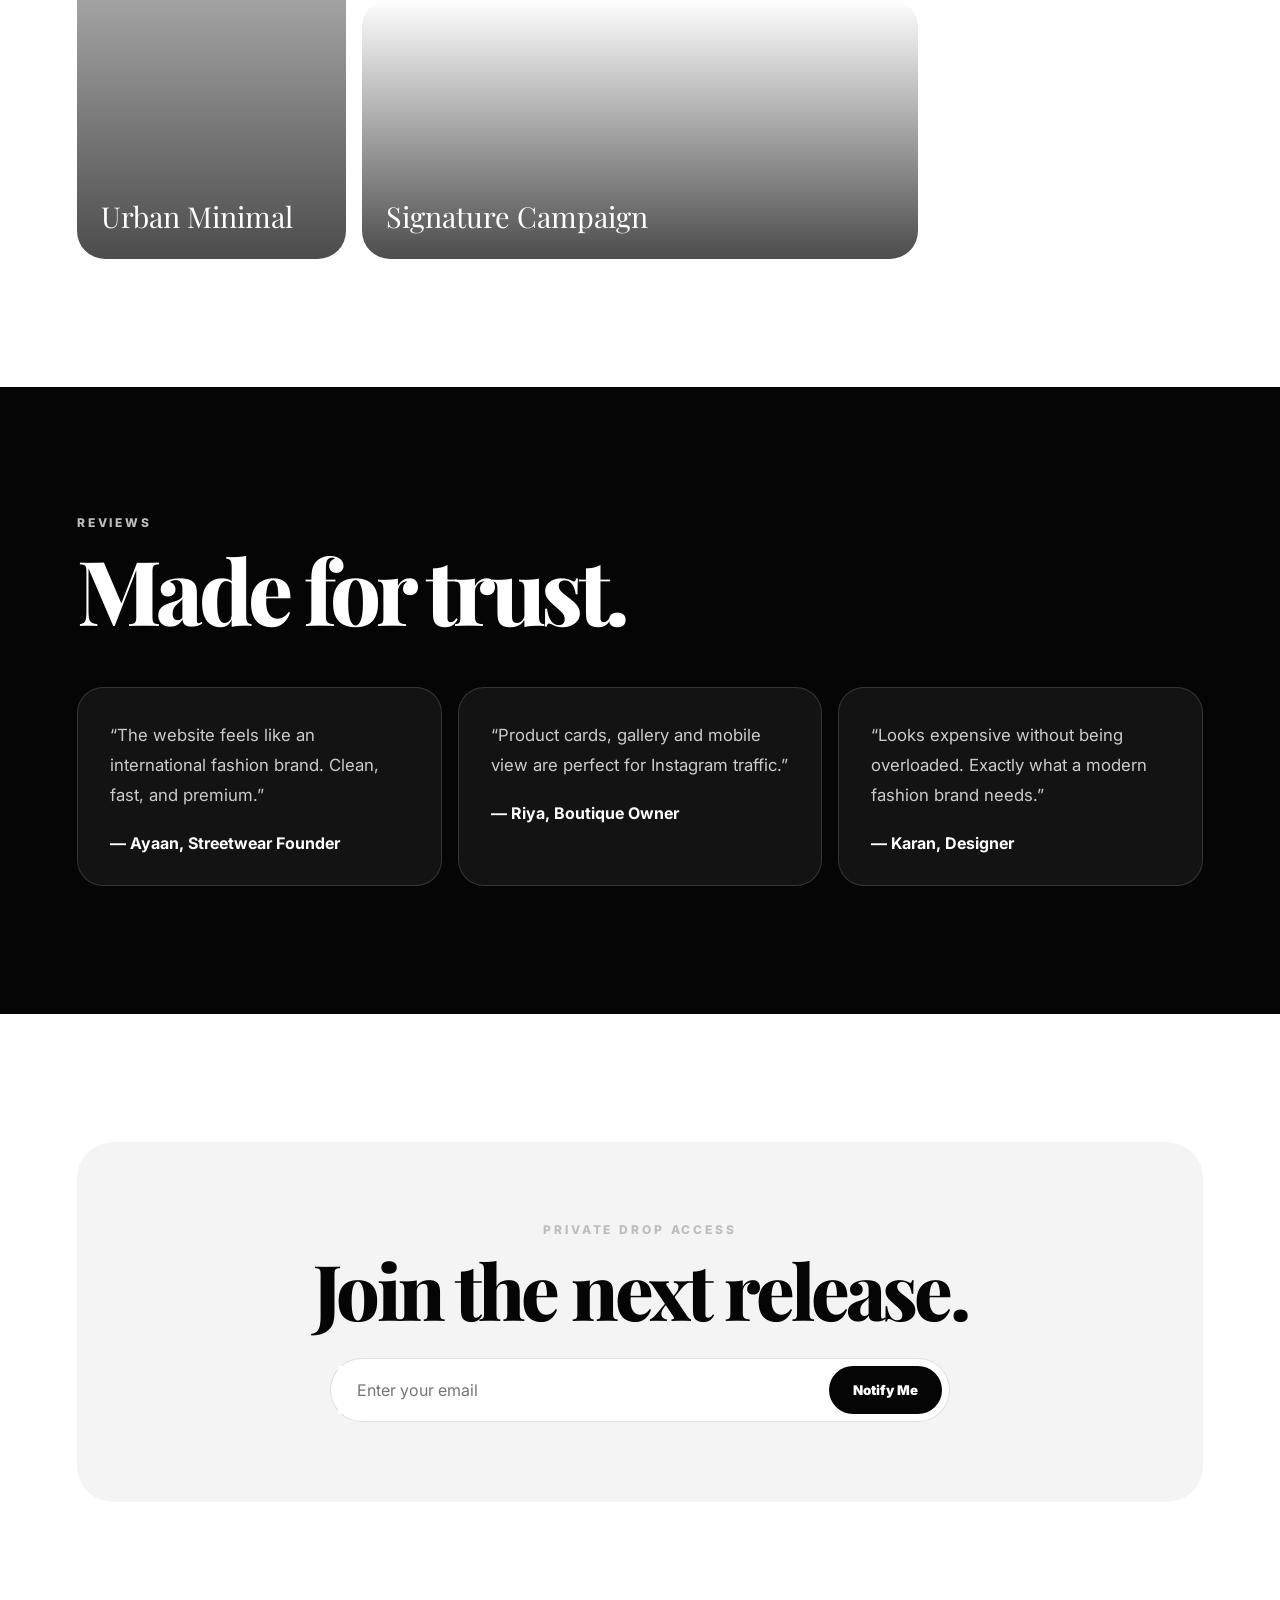
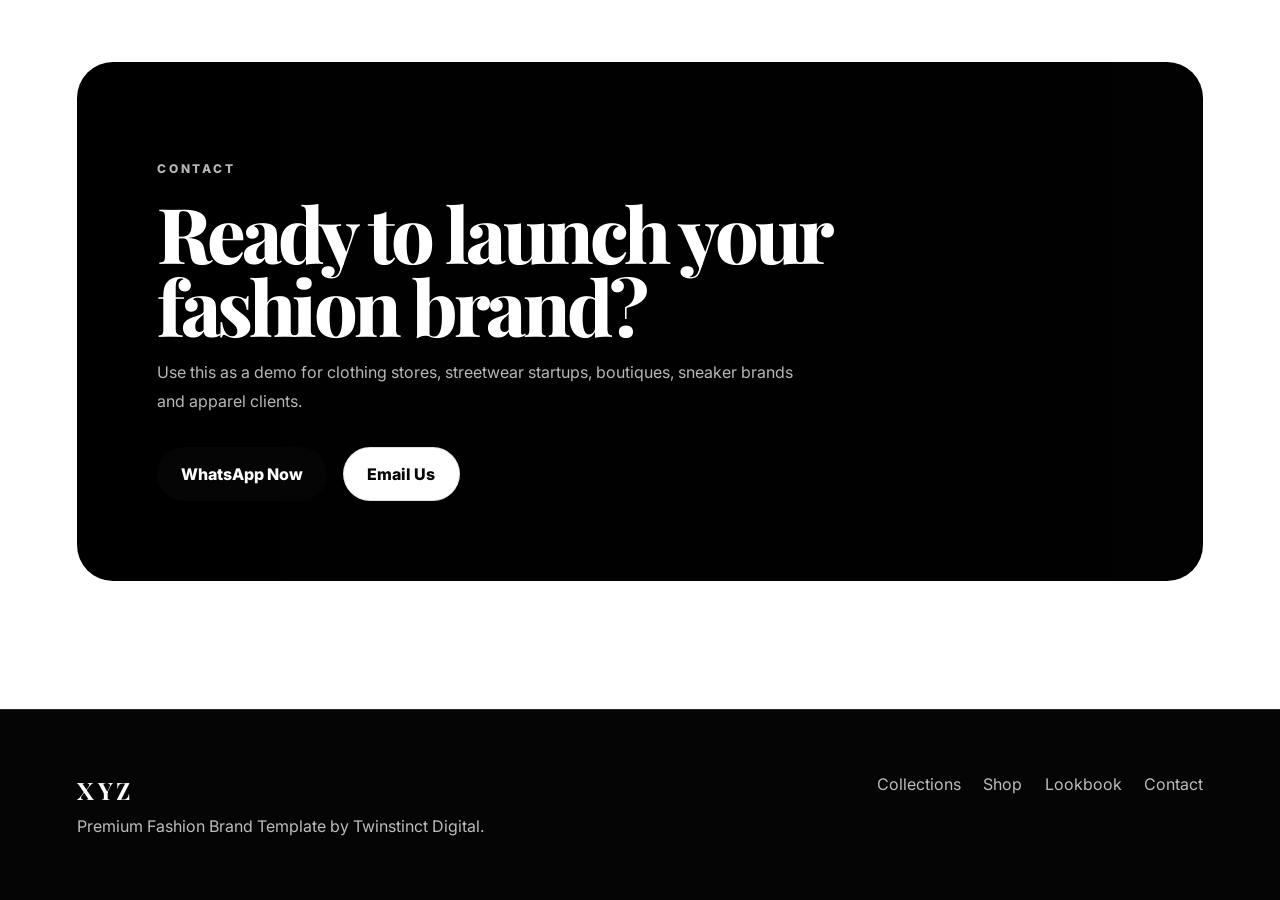
<file: demos/premium-fashion-brand-pro-template/index.html>
<!DOCTYPE html>
<html lang="en">
<head>
  <meta charset="UTF-8" />
  <meta name="viewport" content="width=device-width, initial-scale=1.0" />
  <title>XYZ — Premium Fashion Brand</title>
  <meta name="description" content="Premium black and white fashion brand website template by Twinstinct Digital." />
  <link rel="preconnect" href="https://fonts.googleapis.com">
  <link rel="preconnect" href="https://fonts.gstatic.com" crossorigin>
  <link href="https://fonts.googleapis.com/css2?family=Inter:wght@400;500;600;700;800&family=Playfair+Display:wght@600;700;800&display=swap" rel="stylesheet">
  <link rel="stylesheet" href="css/style.css" />
</head>
<body>
  <div class="loader" id="loader">
    <span>XYZ</span>
  </div>

  <div class="scroll-progress" id="scrollProgress"></div>
  <div class="cursor" id="cursor"></div>

  <header class="site-header" id="siteHeader">
    <a class="logo" href="#">XYZ</a>
    <nav class="desktop-nav">
      <a href="#collections">Collections</a>
      <a href="#drop">New Drop</a>
      <a href="#lookbook">Lookbook</a>
      <a href="#story">Story</a>
      <a href="#contact">Contact</a>
    </nav>
    <div class="nav-actions">
      <button class="icon-btn" aria-label="Search">⌕</button>
      <button class="icon-btn cart-btn" aria-label="Cart">Bag <span>2</span></button>
      <button class="menu-btn" id="menuBtn" aria-label="Open menu">☰</button>
    </div>
  </header>

  <aside class="mobile-menu" id="mobileMenu">
    <button id="closeMenu">×</button>
    <a href="#collections">Collections</a>
    <a href="#drop">New Drop</a>
    <a href="#lookbook">Lookbook</a>
    <a href="#story">Story</a>
    <a href="#contact">Contact</a>
  </aside>

  <section class="hero">
    <div class="hero-bg"></div>
    <div class="grain"></div>
    <div class="hero-content reveal">
      <p class="eyebrow">FW 2026 / Limited Drop</p>
      <h1>Luxury Streetwear<br>For Modern Icons.</h1>
      <p class="hero-subtitle">A premium fashion template built for clothing brands, streetwear labels, boutiques, and luxury apparel stores.</p>
      <div class="hero-buttons">
        <a href="#drop" class="btn primary">Shop New Drop</a>
        <a href="#lookbook" class="btn secondary">View Lookbook</a>
      </div>
    </div>
    <div class="hero-card reveal">
      <span>NEW ARRIVAL</span>
      <h3>Monochrome Oversized Jacket</h3>
      <p>Limited quantity. Designed for statement looks.</p>
      <strong>₹4,999</strong>
    </div>
    <div class="marquee">
      <div>
        <span>XYZ ESSENTIALS</span>
        <span>PREMIUM FABRIC</span>
        <span>LIMITED DROP</span>
        <span>EDITORIAL LOOKBOOK</span>
      </div>
    </div>
  </section>

  <section class="stats">
    <div class="stat reveal"><strong>25K+</strong><span>Happy Customers</span></div>
    <div class="stat reveal"><strong>4.9★</strong><span>Average Rating</span></div>
    <div class="stat reveal"><strong>48H</strong><span>Fast Dispatch</span></div>
    <div class="stat reveal"><strong>100%</strong><span>Premium Cotton</span></div>
  </section>

  <section class="section" id="collections">
    <div class="section-heading reveal">
      <p class="eyebrow">Collections</p>
      <h2>Built for every aesthetic.</h2>
      <p>Replace these categories with your client’s actual product lines.</p>
    </div>
    <div class="collection-grid">
      <article class="collection-card reveal">
        <div class="collection-image image-1"></div>
        <div>
          <h3>Streetwear</h3>
          <p>Oversized tees, cargos, hoodies and jackets.</p>
        </div>
      </article>
      <article class="collection-card reveal">
        <div class="collection-image image-2"></div>
        <div>
          <h3>Essentials</h3>
          <p>Minimal daily wear with premium comfort.</p>
        </div>
      </article>
      <article class="collection-card reveal">
        <div class="collection-image image-3"></div>
        <div>
          <h3>Accessories</h3>
          <p>Caps, bags, chains, belts and statement pieces.</p>
        </div>
      </article>
    </div>
  </section>

  <section class="section dark" id="drop">
    <div class="section-heading reveal">
      <p class="eyebrow">New Drop</p>
      <h2>Featured pieces.</h2>
      <p>Premium product cards with hover effects, sizes, prices and CTA.</p>
    </div>
    <div class="product-grid">
      <article class="product-card reveal">
        <div class="product-img p1"><span>Sale</span></div>
        <div class="product-info">
          <div>
            <h3>Oversized Noir Tee</h3>
            <p>S / M / L / XL</p>
          </div>
          <strong>₹1,499</strong>
        </div>
        <button>Add to Bag</button>
      </article>
      <article class="product-card reveal">
        <div class="product-img p2"><span>New</span></div>
        <div class="product-info">
          <div>
            <h3>Monochrome Jacket</h3>
            <p>M / L / XL</p>
          </div>
          <strong>₹4,999</strong>
        </div>
        <button>Add to Bag</button>
      </article>
      <article class="product-card reveal">
        <div class="product-img p3"><span>Hot</span></div>
        <div class="product-info">
          <div>
            <h3>Utility Cargo Pants</h3>
            <p>28 / 30 / 32 / 34</p>
          </div>
          <strong>₹2,799</strong>
        </div>
        <button>Add to Bag</button>
      </article>
      <article class="product-card reveal">
        <div class="product-img p4"><span>Limited</span></div>
        <div class="product-info">
          <div>
            <h3>Signature Hoodie</h3>
            <p>S / M / L / XL</p>
          </div>
          <strong>₹2,499</strong>
        </div>
        <button>Add to Bag</button>
      </article>
    </div>
  </section>

  <section class="split-section" id="story">
    <div class="split-image reveal"></div>
    <div class="split-content reveal">
      <p class="eyebrow">Brand Story</p>
      <h2>Not just clothing. A visual identity.</h2>
      <p>XYZ is a template concept for fashion brands that want to look premium from day one. The design focuses on bold typography, editorial layouts, product-first visuals, and fast mobile browsing.</p>
      <ul>
        <li>Premium black and white layout</li>
        <li>Mobile-first shopping experience</li>
        <li>Easy to customize for any brand</li>
      </ul>
      <a href="#contact" class="btn primary dark-btn">Launch Your Brand</a>
    </div>
  </section>

  <section class="section" id="lookbook">
    <div class="section-heading reveal">
      <p class="eyebrow">Lookbook</p>
      <h2>Editorial visuals that sell.</h2>
    </div>
    <div class="lookbook-grid">
      <div class="lookbook-item tall reveal"><span>Urban Minimal</span></div>
      <div class="lookbook-item reveal"><span>Night Drop</span></div>
      <div class="lookbook-item reveal"><span>Essentials</span></div>
      <div class="lookbook-item wide reveal"><span>Signature Campaign</span></div>
    </div>
  </section>

  <section class="testimonial-section">
    <div class="section-heading reveal">
      <p class="eyebrow">Reviews</p>
      <h2>Made for trust.</h2>
    </div>
    <div class="reviews">
      <article class="review reveal">
        <p>“The website feels like an international fashion brand. Clean, fast, and premium.”</p>
        <strong>— Ayaan, Streetwear Founder</strong>
      </article>
      <article class="review reveal">
        <p>“Product cards, gallery and mobile view are perfect for Instagram traffic.”</p>
        <strong>— Riya, Boutique Owner</strong>
      </article>
      <article class="review reveal">
        <p>“Looks expensive without being overloaded. Exactly what a modern fashion brand needs.”</p>
        <strong>— Karan, Designer</strong>
      </article>
    </div>
  </section>

  <section class="newsletter reveal">
    <p class="eyebrow">Private Drop Access</p>
    <h2>Join the next release.</h2>
    <form>
      <input type="email" placeholder="Enter your email" />
      <button type="submit">Notify Me</button>
    </form>
  </section>

  <section class="contact-section" id="contact">
    <div class="contact-card reveal">
      <p class="eyebrow">Contact</p>
      <h2>Ready to launch your fashion brand?</h2>
      <p>Use this as a demo for clothing stores, streetwear startups, boutiques, sneaker brands and apparel clients.</p>
      <div class="contact-actions">
        <a class="btn primary dark-btn" href="https://wa.me/919999999999" target="_blank">WhatsApp Now</a>
        <a class="btn secondary light-btn" href="mailto:hello@XYZbrand.com">Email Us</a>
      </div>
    </div>
  </section>

  <footer>
    <div>
      <h2>XYZ</h2>
      <p>Premium Fashion Brand Template by Twinstinct Digital.</p>
    </div>
    <div class="footer-links">
      <a href="#collections">Collections</a>
      <a href="#drop">Shop</a>
      <a href="#lookbook">Lookbook</a>
      <a href="#contact">Contact</a>
    </div>
  </footer>

  <a href="https://wa.me/919999999999" target="_blank" class="whatsapp">WhatsApp</a>

  <script src="js/main.js"></script>
</body>
</html>
</file>
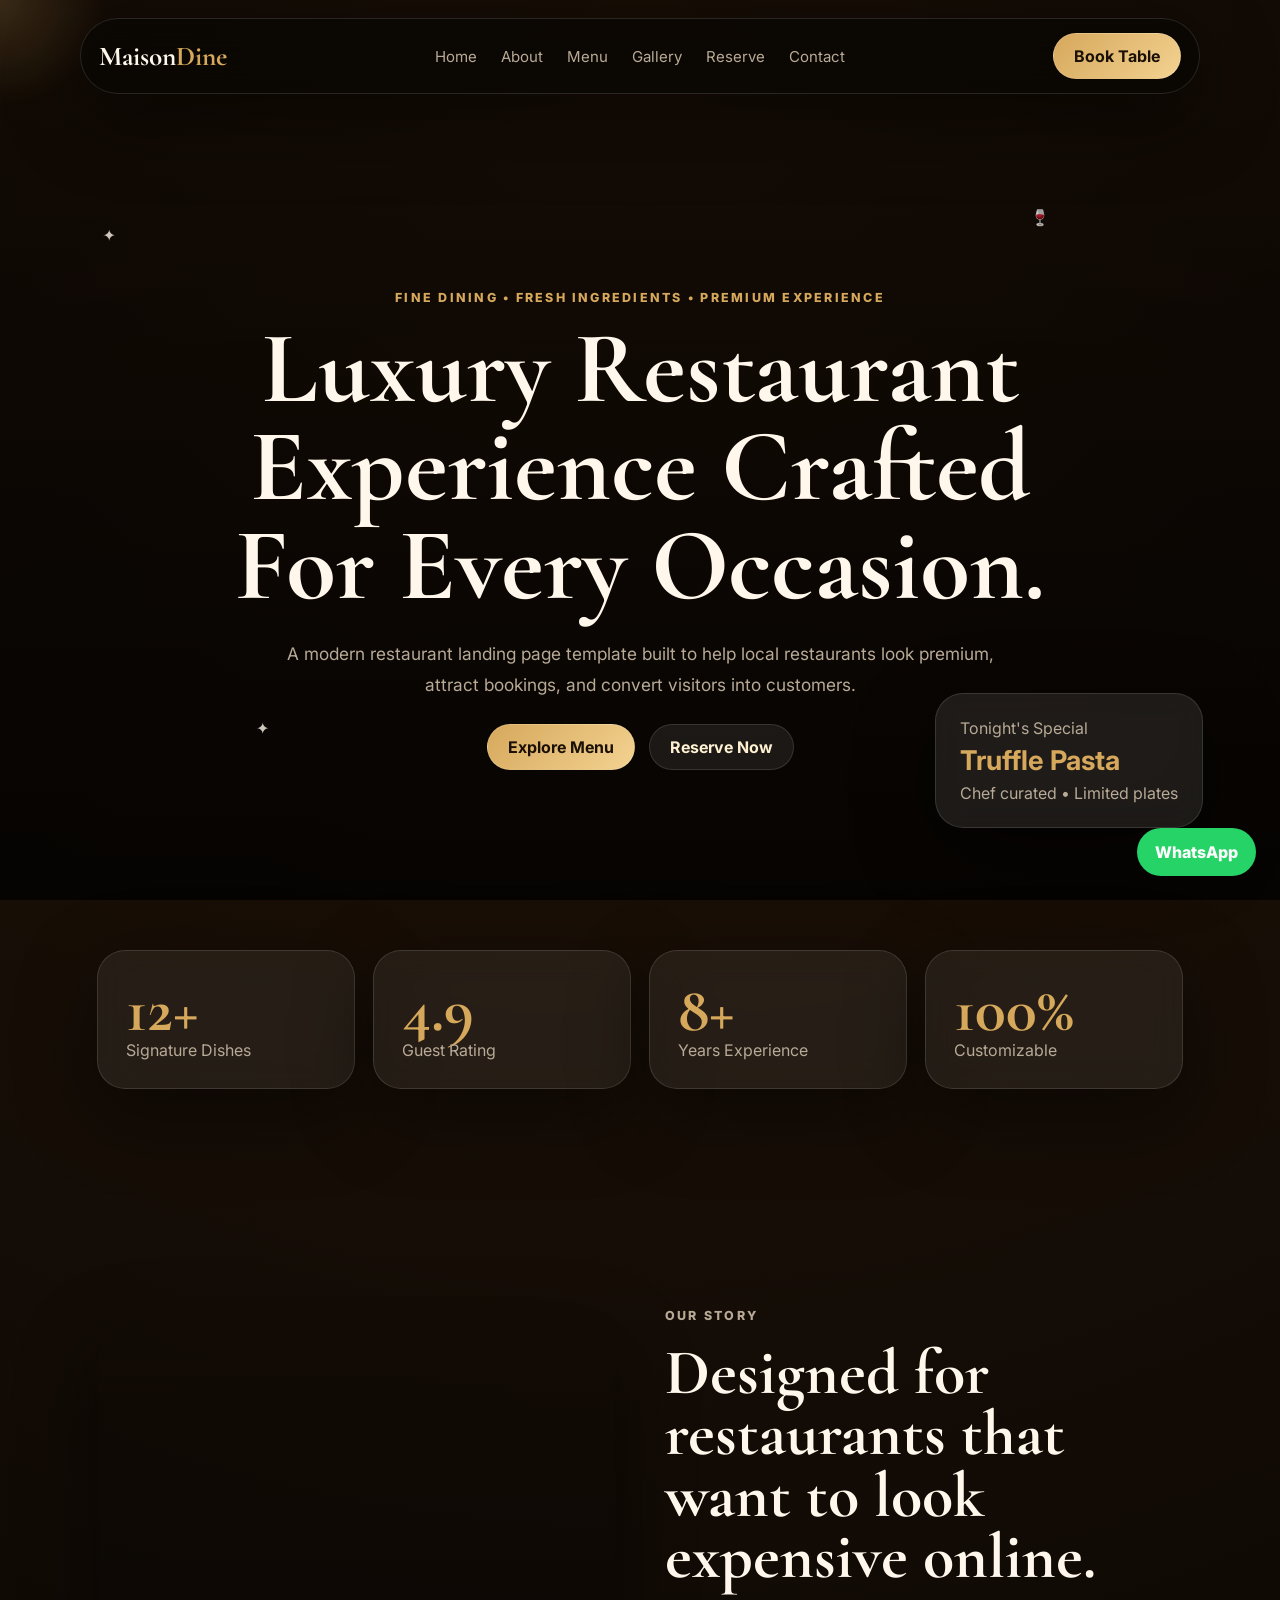
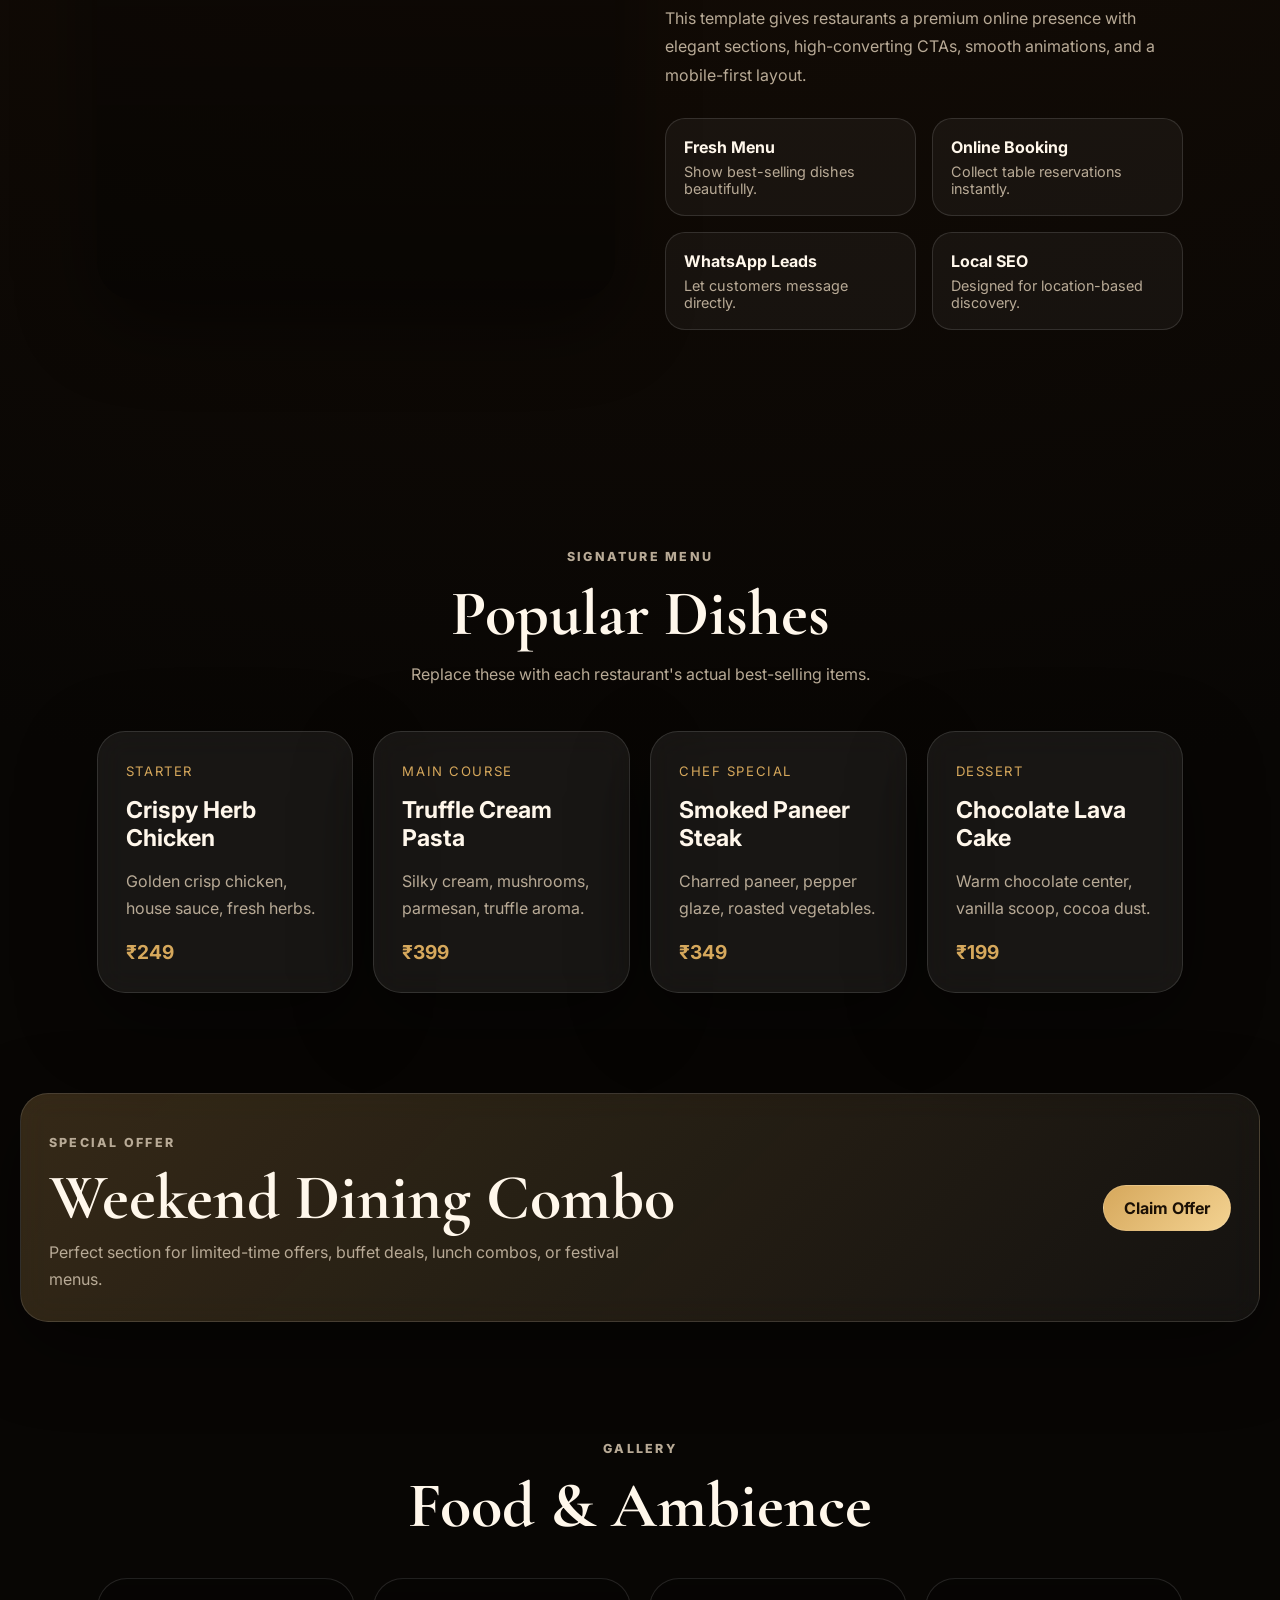
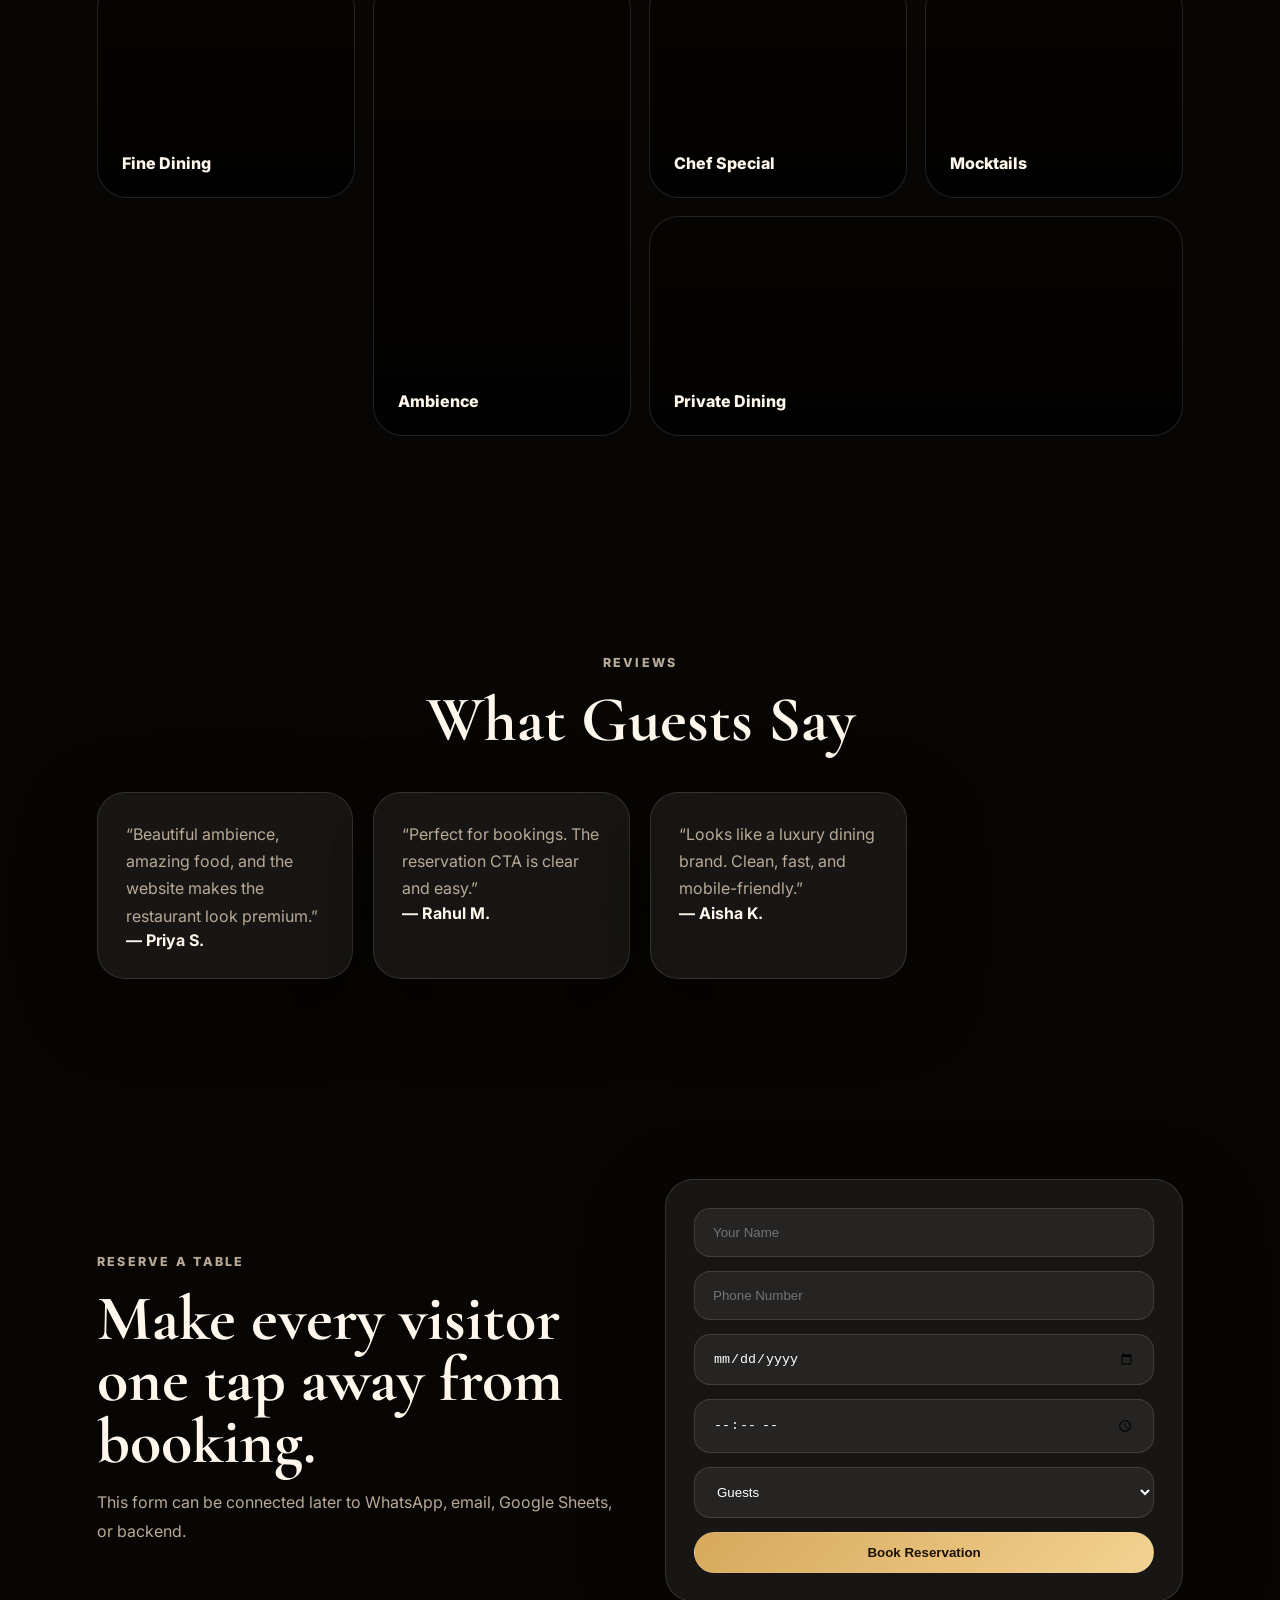
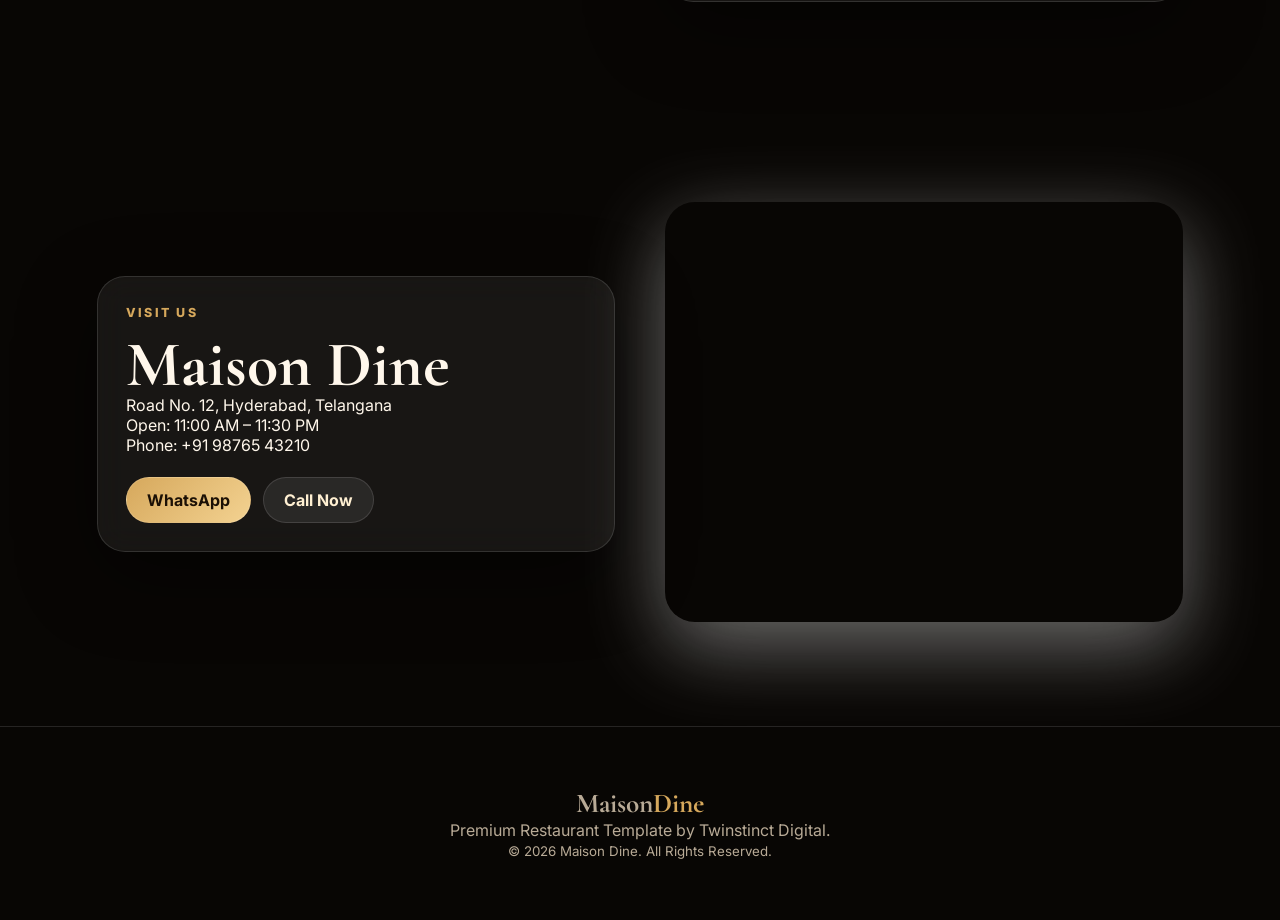
<file: demos/premium-restaurant-template/index.html>
<!DOCTYPE html>
<html lang="en">
<head>
  <meta charset="UTF-8" />
  <meta name="viewport" content="width=device-width, initial-scale=1.0" />
  <title>Maison Dine | Premium Restaurant Template</title>
  <meta name="description" content="A premium restaurant website template by Twinstinct Digital." />
  <link rel="preconnect" href="https://fonts.googleapis.com">
  <link rel="preconnect" href="https://fonts.gstatic.com" crossorigin>
  <link href="https://fonts.googleapis.com/css2?family=Cormorant+Garamond:wght@500;600;700&family=Inter:wght@400;500;600;700&display=swap" rel="stylesheet">
  <link rel="stylesheet" href="css/style.css" />
</head>
<body>
  <div class="cursor-glow"></div>
  <div class="scroll-progress" id="scrollProgress"></div>

  <header class="navbar" id="navbar">
    <a href="#home" class="logo">Maison<span>Dine</span></a>
    <nav class="nav-links" id="navLinks">
      <a href="#home">Home</a>
      <a href="#about">About</a>
      <a href="#menu">Menu</a>
      <a href="#gallery">Gallery</a>
      <a href="#reserve">Reserve</a>
      <a href="#contact">Contact</a>
    </nav>
    <a href="#reserve" class="nav-cta">Book Table</a>
    <button class="menu-toggle" id="menuToggle">☰</button>
  </header>

  <main>
    <section class="hero" id="home">
      <div class="hero-overlay"></div>
      <div class="floating-item item-1">✦</div>
      <div class="floating-item item-2">🍷</div>
      <div class="floating-item item-3">✦</div>
      <div class="hero-content reveal">
        <p class="eyebrow">Fine Dining • Fresh Ingredients • Premium Experience</p>
        <h1>Luxury Restaurant Experience Crafted For Every Occasion.</h1>
        <p class="hero-text">A modern restaurant landing page template built to help local restaurants look premium, attract bookings, and convert visitors into customers.</p>
        <div class="hero-actions">
          <a href="#menu" class="btn primary">Explore Menu</a>
          <a href="#reserve" class="btn secondary">Reserve Now</a>
        </div>
      </div>
      <div class="hero-card reveal delay">
        <p>Tonight's Special</p>
        <h3>Truffle Pasta</h3>
        <span>Chef curated • Limited plates</span>
      </div>
    </section>

    <section class="section stats reveal">
      <div><h2>12+</h2><p>Signature Dishes</p></div>
      <div><h2>4.9</h2><p>Guest Rating</p></div>
      <div><h2>8+</h2><p>Years Experience</p></div>
      <div><h2>100%</h2><p>Customizable</p></div>
    </section>

    <section class="section about" id="about">
      <div class="about-img reveal"></div>
      <div class="about-content reveal">
        <p class="eyebrow">Our Story</p>
        <h2>Designed for restaurants that want to look expensive online.</h2>
        <p>This template gives restaurants a premium online presence with elegant sections, high-converting CTAs, smooth animations, and a mobile-first layout.</p>
        <div class="feature-grid">
          <div><strong>Fresh Menu</strong><span>Show best-selling dishes beautifully.</span></div>
          <div><strong>Online Booking</strong><span>Collect table reservations instantly.</span></div>
          <div><strong>WhatsApp Leads</strong><span>Let customers message directly.</span></div>
          <div><strong>Local SEO</strong><span>Designed for location-based discovery.</span></div>
        </div>
      </div>
    </section>

    <section class="section menu" id="menu">
      <div class="section-head reveal">
        <p class="eyebrow">Signature Menu</p>
        <h2>Popular Dishes</h2>
        <p>Replace these with each restaurant's actual best-selling items.</p>
      </div>
      <div class="menu-grid">
        <article class="menu-card reveal"><span>Starter</span><h3>Crispy Herb Chicken</h3><p>Golden crisp chicken, house sauce, fresh herbs.</p><strong>₹249</strong></article>
        <article class="menu-card reveal"><span>Main Course</span><h3>Truffle Cream Pasta</h3><p>Silky cream, mushrooms, parmesan, truffle aroma.</p><strong>₹399</strong></article>
        <article class="menu-card reveal"><span>Chef Special</span><h3>Smoked Paneer Steak</h3><p>Charred paneer, pepper glaze, roasted vegetables.</p><strong>₹349</strong></article>
        <article class="menu-card reveal"><span>Dessert</span><h3>Chocolate Lava Cake</h3><p>Warm chocolate center, vanilla scoop, cocoa dust.</p><strong>₹199</strong></article>
      </div>
    </section>

    <section class="section offer reveal">
      <div>
        <p class="eyebrow">Special Offer</p>
        <h2>Weekend Dining Combo</h2>
        <p>Perfect section for limited-time offers, buffet deals, lunch combos, or festival menus.</p>
      </div>
      <a href="#reserve" class="btn primary">Claim Offer</a>
    </section>

    <section class="section gallery" id="gallery">
      <div class="section-head reveal">
        <p class="eyebrow">Gallery</p>
        <h2>Food & Ambience</h2>
      </div>
      <div class="gallery-grid">
        <div class="g-card reveal">Fine Dining</div>
        <div class="g-card tall reveal">Ambience</div>
        <div class="g-card reveal">Chef Special</div>
        <div class="g-card reveal">Mocktails</div>
        <div class="g-card wide reveal">Private Dining</div>
      </div>
    </section>

    <section class="section testimonials">
      <div class="section-head reveal">
        <p class="eyebrow">Reviews</p>
        <h2>What Guests Say</h2>
      </div>
      <div class="review-grid">
        <div class="review-card reveal"><p>“Beautiful ambience, amazing food, and the website makes the restaurant look premium.”</p><strong>— Priya S.</strong></div>
        <div class="review-card reveal"><p>“Perfect for bookings. The reservation CTA is clear and easy.”</p><strong>— Rahul M.</strong></div>
        <div class="review-card reveal"><p>“Looks like a luxury dining brand. Clean, fast, and mobile-friendly.”</p><strong>— Aisha K.</strong></div>
      </div>
    </section>

    <section class="section reserve" id="reserve">
      <div class="reserve-content reveal">
        <p class="eyebrow">Reserve A Table</p>
        <h2>Make every visitor one tap away from booking.</h2>
        <p>This form can be connected later to WhatsApp, email, Google Sheets, or backend.</p>
      </div>
      <form class="booking-form reveal">
        <input type="text" placeholder="Your Name" required>
        <input type="tel" placeholder="Phone Number" required>
        <input type="date" required>
        <input type="time" required>
        <select required>
          <option value="">Guests</option>
          <option>2 Guests</option>
          <option>4 Guests</option>
          <option>6 Guests</option>
          <option>8+ Guests</option>
        </select>
        <button class="btn primary" type="submit">Book Reservation</button>
      </form>
    </section>

    <section class="section contact" id="contact">
      <div class="contact-card reveal">
        <p class="eyebrow">Visit Us</p>
        <h2>Maison Dine</h2>
        <p>Road No. 12, Hyderabad, Telangana</p>
        <p>Open: 11:00 AM – 11:30 PM</p>
        <p>Phone: +91 98765 43210</p>
        <div class="contact-actions">
          <a class="btn primary" href="https://wa.me/919876543210" target="_blank">WhatsApp</a>
          <a class="btn secondary" href="tel:+919876543210">Call Now</a>
        </div>
      </div>
      <div class="map reveal">
        <iframe title="Google Map" src="https://www.google.com/maps?q=Hyderabad%20restaurant&output=embed" loading="lazy"></iframe>
      </div>
    </section>
  </main>

  <a href="https://wa.me/919876543210" class="whatsapp" target="_blank">WhatsApp</a>
  <button class="top-btn" id="topBtn">↑</button>

  <footer>
    <h3>Maison<span>Dine</span></h3>
    <p>Premium Restaurant Template by Twinstinct Digital.</p>
    <small>© 2026 Maison Dine. All Rights Reserved.</small>
  </footer>

  <script src="js/main.js"></script>
</body>
</html>
</file>
<file: style.css>
* {
    margin: 0;
    padding: 0;
    box-sizing: border-box;
}

html {
    scroll-behavior: smooth;
}

body {
    font-family: Arial, sans-serif;
    background: #000;
    color: #fff;
    overflow-x: hidden;
}

/* Navbar */
.navbar {
    width: 90%;
    max-width: 1200px;
    position: fixed;
    top: 20px;
    left: 50%;
    transform: translateX(-50%);
    padding: 18px 30px;
    display: flex;
    justify-content: space-between;
    align-items: center;
    background: rgba(15, 15, 15, 0.75);
    backdrop-filter: blur(20px);
    border: 1px solid rgba(255,255,255,0.08);
    border-radius: 20px;
    z-index: 1000;
    transition: 0.35s ease;
}

.navbar.scrolled {
    top: 10px;
    padding: 14px 28px;
    background: rgba(8,8,8,0.92);
    box-shadow: 0 15px 50px rgba(0,0,0,0.45);
}

.logo {
    font-size: 22px;
    font-weight: 900;
    letter-spacing: -1px;
    white-space: nowrap;
}

.logo span {
    color: #aaa;
    margin-left: 4px;
}

.navbar nav {
    display: flex;
    gap: 32px;
}

.navbar nav a {
    position: relative;
    color: #bdbdbd;
    text-decoration: none;
    font-weight: 600;
    font-size: 14px;
    transition: 0.3s;
}

.navbar nav a:hover {
    color: #fff;
}

.navbar nav a::after {
    content: '';
    position: absolute;
    left: 0;
    bottom: -8px;
    width: 0;
    height: 2px;
    background: #fff;
    transition: 0.3s;
}

.navbar nav a:hover::after {
    width: 100%;
}

.nav-btn {
    padding: 12px 22px;
    background: #fff;
    color: #000;
    border-radius: 999px;
    text-decoration: none;
    font-weight: 800;
    transition: 0.3s;
}

.nav-btn:hover,
.btn:hover,
.cta-btn:hover {
    transform: translateY(-5px);
}

/* Mobile Menu */
.menu-btn {
    display: none;
    background: transparent;
    border: none;
    color: white;
    font-size: 28px;
    cursor: pointer;
}

.mobile-menu {
    position: fixed;
    top: 92px;
    left: 50%;
    transform: translateX(-50%);
    width: 90%;
    max-width: 1200px;
    background: rgba(10,10,10,0.96);
    border: 1px solid rgba(255,255,255,.1);
    border-radius: 18px;
    display: flex;
    flex-direction: column;
    max-height: 0;
    overflow: hidden;
    transition: .4s ease;
    z-index: 999;
}

.mobile-menu.active {
    max-height: 400px;
}

.mobile-menu a {
    padding: 18px 24px;
    color: #cfcfcf;
    text-decoration: none;
    border-bottom: 1px solid rgba(255,255,255,.05);
}

.mobile-menu a:hover {
    color: #fff;
    background: #111;
}

/* Hero */
.hero {
    min-height: 100vh;
    padding: 160px 8% 80px;
    display: grid;
    grid-template-columns: 1.2fr 0.8fr;
    align-items: center;
    gap: 60px;
    position: relative;
    overflow: hidden;
    background:
        radial-gradient(circle at 15% 20%, rgba(255,255,255,0.12), transparent 28%),
        radial-gradient(circle at 90% 80%, rgba(255,255,255,0.08), transparent 28%),
        #000;
}

.hero::before {
    content: '';
    position: absolute;
    width: 700px;
    height: 700px;
    background: radial-gradient(circle, rgba(255,255,255,.08), transparent 70%);
    top: -250px;
    right: -150px;
    pointer-events: none;
}

.hero-content {
    animation: fadeUp 1s ease forwards;
    position: relative;
    z-index: 2;
}

.tagline {
    display: inline-block;
    padding: 10px 18px;
    border: 1px solid rgba(255,255,255,0.3);
    background: rgba(255,255,255,0.06);
    color: #fff;
    border-radius: 999px;
    font-weight: 700;
    font-size: 14px;
    margin-bottom: 26px;
}

.hero h1 {
    font-size: clamp(48px, 8vw, 92px);
    line-height: 1;
    font-weight: 900;
    letter-spacing: -4px;
    margin-bottom: 26px;
}

.hero h1 span {
    color: #bdbdbd;
}

.hero-text {
    max-width: 620px;
    color: #b5b5b5;
    font-size: 18px;
    line-height: 1.8;
    margin-bottom: 36px;
}

.hero-buttons,
.contact-buttons {
    display: flex;
    gap: 16px;
    flex-wrap: wrap;
}

.btn,
.cta-btn {
    display: inline-block;
    padding: 16px 30px;
    border-radius: 999px;
    text-decoration: none;
    font-weight: 800;
    transition: 0.3s;
}

.primary,
.cta-btn {
    background: #fff;
    color: #000;
    box-shadow: 0 0 35px rgba(255,255,255,0.18);
}

.secondary {
    border: 1px solid rgba(255,255,255,0.45);
    color: #fff;
}

.secondary:hover {
    background: #fff;
    color: #000;
}

.hero-card {
    padding: 28px;
    border-radius: 28px;
    background: rgba(18,18,18,0.9);
    border: 1px solid rgba(255,255,255,0.14);
    backdrop-filter: blur(20px);
    box-shadow: 0 30px 90px rgba(255,255,255,0.08);
    animation: float 4s ease-in-out infinite;
    position: relative;
    z-index: 2;
}

.card-row {
    display: flex;
    justify-content: space-between;
    align-items: center;
    padding: 22px 4px;
    border-bottom: 1px solid rgba(255,255,255,0.1);
}

.card-row:last-child {
    border-bottom: none;
}

.card-row span {
    color: #fff;
    font-weight: 700;
    font-size: 18px;
}

.card-row strong {
    color: #aaa;
    font-size: 22px;
}

/* Sections */
.services,
.featured-work,
.why-section,
.process-section,
.testimonials,
.contact-section {
    padding: 100px 8%;
    background: #000;
}

.section-header {
    text-align: center;
    max-width: 820px;
    margin: 0 auto 60px;
}

.section-header p {
    color: #aaa;
    font-weight: 800;
    letter-spacing: 2px;
    text-transform: uppercase;
    margin-bottom: 14px;
}

.section-header h2 {
    font-size: clamp(36px, 5vw, 64px);
    line-height: 1;
    font-weight: 900;
    letter-spacing: -2px;
}

/* Services */
.services-grid {
    display: grid;
    grid-template-columns: repeat(3, 1fr);
    gap: 24px;
    max-width: 1200px;
    margin: auto;
}

.service-card {
    min-height: 280px;
    padding: 30px;
    border-radius: 24px;
    background: #111;
    border: 1px solid rgba(255,255,255,0.12);
    transition: 0.35s;
}

.service-card span {
    color: #777;
    font-size: 12px;
    font-weight: 900;
}

.service-card h3 {
    margin: 18px 0 12px;
    font-size: 23px;
    line-height: 1.15;
    color: #fff;
}

.service-card p {
    color: #aaa;
    font-size: 15px;
    line-height: 1.65;
}

.coming-soon {
    opacity: .85;
}

/* Work */
.work-showcase {
    display: flex;
    flex-direction: column;
    gap: 24px;
}

.showcase-card {
    background: #0f0f0f;
    border: 1px solid rgba(255,255,255,0.1);
    border-radius: 32px;
    padding: 50px;
    transition: 0.35s;
}

.showcase-card span {
    color: #777;
    font-size: 14px;
    font-weight: 900;
    letter-spacing: 2px;
}

.showcase-card h3 {
    font-size: clamp(28px,4vw,48px);
    margin: 18px 0;
    font-weight: 900;
}

.showcase-card p {
    max-width: 700px;
    color: #9f9f9f;
    line-height: 1.8;
    font-size: 16px;
}

/* Why */
.why-grid,
.process-container,
.testimonial-grid {
    display: grid;
    grid-template-columns: repeat(3, 1fr);
    gap: 24px;
}

.why-card,
.process-card,
.testimonial-card {
    padding: 40px;
    border-radius: 28px;
    background: #111;
    border: 1px solid rgba(255,255,255,0.12);
    transition: 0.35s;
}

.why-card h3,
.process-card h3 {
    font-size: 26px;
    margin-bottom: 16px;
    color: #fff;
}

.why-card p,
.process-card p {
    color: #aaa;
    line-height: 1.8;
}

/* Process */
.process-card span {
    font-size: 64px;
    font-weight: 900;
    color: #222;
    display: block;
    margin-bottom: 20px;
}

/* CTA */
.cta-banner {
    margin: 100px 8%;
    padding: 100px 40px;
    text-align: center;
    border-radius: 40px;
    background:
        radial-gradient(circle at center, rgba(255,255,255,.08), transparent 60%),
        #0d0d0d;
    border: 1px solid rgba(255,255,255,.1);
}

.cta-banner p {
    color: #888;
    text-transform: uppercase;
    letter-spacing: 2px;
    font-weight: 700;
    margin-bottom: 20px;
}

.cta-banner h2 {
    max-width: 900px;
    margin: auto;
    font-size: clamp(42px,6vw,82px);
    line-height: 1;
    font-weight: 900;
    margin-bottom: 40px;
}

/* Testimonials */
.testimonial-card p {
    color: #d4d4d4;
    line-height: 1.8;
    margin-bottom: 28px;
    font-size: 16px;
}

.testimonial-card h4 {
    color: #fff;
    font-size: 20px;
    margin-bottom: 6px;
}

.testimonial-card span {
    color: #888;
    font-size: 14px;
}

/* Contact */
.contact-content {
    max-width: 900px;
    margin: auto;
    text-align: center;
}

.contact-content p {
    color: #888;
    text-transform: uppercase;
    letter-spacing: 2px;
    font-weight: 800;
    margin-bottom: 18px;
}

.contact-content h2 {
    font-size: clamp(42px, 6vw, 82px);
    line-height: 1;
    font-weight: 900;
    margin-bottom: 24px;
}

.contact-content span {
    display: block;
    color: #aaa;
    max-width: 600px;
    margin: 0 auto 36px;
    line-height: 1.8;
}

.contact-buttons {
    justify-content: center;
}

/* Footer */
.footer {
    padding: 34px 8%;
    border-top: 1px solid rgba(255,255,255,.12);
    display: flex;
    justify-content: space-between;
    align-items: center;
    color: #888;
}

.footer-links {
    display: flex;
    gap: 20px;
}

.footer-links a {
    text-decoration: none;
    color: #888;
    transition: .3s;
}

.footer-links a:hover {
    color: #fff;
}

/* Hover Effects */
.service-card:hover,
.showcase-card:hover,
.why-card:hover,
.process-card:hover,
.testimonial-card:hover {
    transform: translateY(-10px);
    background: #161616;
    border-color: rgba(255,255,255,0.35);
    box-shadow: 0 25px 70px rgba(255,255,255,0.08);
}

/* Scroll Reveal */
.service-card,
.showcase-card,
.why-card,
.process-card,
.testimonial-card,
.cta-banner,
.contact-content {
    opacity: 0;
    transform: translateY(40px);
}

.service-card.show,
.showcase-card.show,
.why-card.show,
.process-card.show,
.testimonial-card.show,
.cta-banner.show,
.contact-content.show {
    opacity: 1;
    transform: translateY(0);
}

/* Animations */
@keyframes fadeUp {
    from {
        opacity: 0;
        transform: translateY(40px);
    }
    to {
        opacity: 1;
        transform: translateY(0);
    }
}

@keyframes float {
    0%, 100% {
        transform: translateY(0);
    }
    50% {
        transform: translateY(-18px);
    }
}

/* Responsive */
@media(max-width: 1000px) {
    .navbar nav,
    .nav-btn {
        display: none;
    }

    .menu-btn {
        display: block;
    }

    .hero {
        grid-template-columns: 1fr;
        padding-top: 150px;
    }

    .hero h1 {
        letter-spacing: -2px;
    }

    .services-grid,
    .why-grid,
    .process-container,
    .testimonial-grid {
        grid-template-columns: repeat(2, 1fr);
    }
}

@media(max-width: 600px) {
    .services-grid,
    .why-grid,
    .process-container,
    .testimonial-grid {
        grid-template-columns: 1fr;
    }

    .footer {
        flex-direction: column;
        gap: 18px;
        text-align: center;
    }

    .footer-links {
        flex-wrap: wrap;
        justify-content: center;
    }

    .hero h1 {
        font-size: 48px;
    }

    .showcase-card,
    .cta-banner {
        padding: 38px 26px;
    }
}

.service-card,
.showcase-card,
.why-card,
.process-card,
.testimonial-card,
.hero-card {
    animation: subtleFloat 5s ease-in-out infinite;
}

.service-card:nth-child(2),
.showcase-card:nth-child(2),
.why-card:nth-child(2),
.process-card:nth-child(2),
.testimonial-card:nth-child(2) {
    animation-delay: .4s;
}

.service-card:nth-child(3),
.showcase-card:nth-child(3),
.why-card:nth-child(3),
.process-card:nth-child(3),
.testimonial-card:nth-child(3) {
    animation-delay: .8s;
}

.service-card:hover,
.showcase-card:hover,
.why-card:hover,
.process-card:hover,
.testimonial-card:hover,
.hero-card:hover {
    transform: translateY(-14px) scale(1.03);
    box-shadow: 0 35px 90px rgba(255,255,255,.12);
}

@keyframes subtleFloat {
    0%, 100% {
        translate: 0 0;
    }
    50% {
        translate: 0 -8px;
    }
}
.cursor-glow {
    position: fixed;
    width: 320px;
    height: 320px;
    border-radius: 50%;
    background: radial-gradient(circle, rgba(255,255,255,.12), transparent 65%);
    pointer-events: none;
    transform: translate(-50%, -50%);
    z-index: 1;
    transition: .08s linear;
}

/* Updated Demo Template Gallery */
.demo-section {
    padding: 100px 8%;
    background: #000;
}

.demo-grid {
    display: grid;
    grid-template-columns: repeat(3, 1fr);
    gap: 28px;
    max-width: 1200px;
    margin: auto;
}

.demo-card {
    background: #111;
    border: 1px solid rgba(255,255,255,.1);
    border-radius: 30px;
    padding: 34px;
    transition: .35s;
    animation: subtleFloat 5s ease-in-out infinite;
}

.demo-card:hover {
    transform: translateY(-14px) scale(1.03);
    border-color: rgba(255,255,255,.35);
    box-shadow: 0 35px 90px rgba(255,255,255,.12);
}

.demo-tag {
    display: inline-block;
    color: #888;
    font-size: 12px;
    font-weight: 900;
    letter-spacing: 2px;
    text-transform: uppercase;
    margin-bottom: 18px;
}

.demo-card h3 {
    font-size: 27px;
    margin-bottom: 16px;
    color: #fff;
}

.demo-card p {
    color: #aaa;
    line-height: 1.7;
    margin-bottom: 28px;
}

.demo-buttons {
    display: flex;
    gap: 14px;
    flex-wrap: wrap;
}

@media(max-width:1000px) {
    .demo-grid {
        grid-template-columns: repeat(2, 1fr);
    }
}

@media(max-width:650px) {
    .demo-grid {
        grid-template-columns: 1fr;
    }
}
</file>
<file: demos/premium-cafe-template/css/style.css>
:root{
  --bg:#120d09;
  --panel:#1d1510;
  --cream:#f8ead2;
  --muted:#c9ad8f;
  --brown:#b9824a;
  --gold:#e7b56f;
  --white:#fffaf2;
  --glass:rgba(255,255,255,.08);
  --line:rgba(255,255,255,.14);
  --shadow:0 30px 90px rgba(0,0,0,.45);
}
*{box-sizing:border-box;margin:0;padding:0}
html{scroll-behavior:smooth}
body{font-family:Inter,sans-serif;background:radial-gradient(circle at top left,#3a2416 0,#120d09 38%,#090604 100%);color:var(--cream);overflow-x:hidden}
a{text-decoration:none;color:inherit}
.cursor-glow{position:fixed;width:280px;height:280px;border-radius:50%;background:rgba(231,181,111,.13);filter:blur(55px);pointer-events:none;z-index:1;transform:translate(-50%,-50%)}
.scroll-progress{position:fixed;top:0;left:0;height:3px;background:linear-gradient(90deg,var(--brown),var(--gold));z-index:999;width:0%}
.site-header{position:fixed;top:18px;left:50%;transform:translateX(-50%);width:min(1120px,92%);display:flex;align-items:center;justify-content:space-between;padding:14px 18px;background:rgba(18,13,9,.62);border:1px solid var(--line);backdrop-filter:blur(18px);border-radius:999px;z-index:50;box-shadow:var(--shadow)}
.logo{display:flex;align-items:center;gap:10px;font-weight:800;letter-spacing:.5px}.logo span{display:grid;place-items:center;width:34px;height:34px;border-radius:50%;background:linear-gradient(135deg,var(--gold),var(--brown));color:#1a0f08;font-family:'Playfair Display',serif}
.nav-links{display:flex;align-items:center;gap:22px;font-size:14px;color:var(--muted)}.nav-links a:hover{color:var(--white)}.nav-cta{padding:10px 16px;border-radius:999px;background:var(--cream);color:#1a0f08!important;font-weight:800}.menu-toggle{display:none;background:none;border:0;color:var(--cream);font-size:26px}
.hero{min-height:100vh;display:grid;grid-template-columns:1.1fr .9fr;align-items:center;gap:50px;padding:130px 8% 80px;position:relative}.eyebrow{text-transform:uppercase;letter-spacing:3px;color:var(--gold);font-weight:800;font-size:12px;margin-bottom:14px}.hero h1,.section h2{font-family:'Playfair Display',serif;font-size:clamp(44px,7vw,92px);line-height:.94;letter-spacing:-2px}.hero-text{max-width:620px;margin:24px 0;color:var(--muted);font-size:18px;line-height:1.8}.hero-actions,.contact-actions{display:flex;gap:14px;flex-wrap:wrap}.btn{display:inline-flex;align-items:center;justify-content:center;padding:14px 22px;border-radius:999px;font-weight:800;border:1px solid var(--line);transition:.3s}.btn.primary{background:linear-gradient(135deg,var(--gold),var(--brown));color:#1b0f08;box-shadow:0 15px 40px rgba(231,181,111,.22)}.btn.ghost{background:rgba(255,255,255,.06);color:var(--cream)}.btn:hover{transform:translateY(-4px)}.hero-stats{display:flex;gap:18px;flex-wrap:wrap;margin-top:34px}.hero-stats div{padding:16px 20px;border:1px solid var(--line);border-radius:22px;background:rgba(255,255,255,.05)}.hero-stats strong{display:block;font-size:24px}.hero-stats span{font-size:13px;color:var(--muted)}
.hero-visual{display:flex;justify-content:center}.glass{background:var(--glass);border:1px solid var(--line);backdrop-filter:blur(20px);box-shadow:var(--shadow)}.coffee-card{position:relative;width:min(390px,90vw);min-height:500px;border-radius:42px;padding:42px;text-align:center;display:flex;flex-direction:column;align-items:center;justify-content:end;overflow:hidden}.coffee-card:before{content:"";position:absolute;inset:22px;border-radius:32px;background:radial-gradient(circle at top,#56331f,transparent 60%);z-index:-1}.cup{width:190px;height:160px;border-radius:0 0 80px 80px;background:linear-gradient(145deg,#f8ead2,#b9824a);margin-bottom:45px;position:relative}.cup:after{content:"";position:absolute;right:-48px;top:35px;width:65px;height:65px;border:14px solid #d8a469;border-left:0;border-radius:0 50% 50% 0}.steam{position:absolute;top:80px;display:flex;gap:18px}.steam span{width:12px;height:90px;border-radius:50%;background:linear-gradient(transparent,rgba(255,255,255,.55),transparent);animation:steam 2.6s infinite ease-in-out}.steam span:nth-child(2){animation-delay:.4s}.steam span:nth-child(3){animation-delay:.8s}.price{margin-top:18px;color:var(--gold);font-weight:900;font-size:26px}.floating-bean{position:absolute;width:34px;height:55px;border-radius:50%;background:linear-gradient(135deg,#7a4726,#d49a5f);opacity:.55;animation:float 6s infinite ease-in-out}.bean-1{left:8%;top:28%}.bean-2{right:10%;top:18%;animation-delay:1s}.bean-3{left:47%;bottom:13%;animation-delay:2s}.scroll-down{position:absolute;bottom:32px;left:8%;color:var(--muted);font-size:13px;letter-spacing:2px;text-transform:uppercase}
.section{padding:100px 8%}.section-heading{max-width:760px;margin-bottom:42px}.section h2{font-size:clamp(34px,5vw,62px)}.about-grid,.menu-grid,.review-row,.contact-grid{display:grid;grid-template-columns:repeat(3,1fr);gap:22px}.about-card,.menu-card,.review-card{padding:30px;border-radius:30px;background:rgba(255,255,255,.055);border:1px solid var(--line);transition:.35s}.about-card:hover,.menu-card:hover,.review-card:hover{transform:translateY(-8px);background:rgba(255,255,255,.09)}.about-card h3,.menu-card h3{font-family:'Playfair Display',serif;font-size:28px;margin-bottom:12px}.about-card p,.menu-card p,.review-card p,.reservation-box p,.contact p{color:var(--muted);line-height:1.75}.menu-card span{display:inline-block;color:var(--gold);font-weight:800;margin-bottom:12px}.menu-card strong{display:block;margin-top:20px;font-size:22px;color:var(--gold)}.gallery-grid{display:grid;grid-template-columns:1.1fr .9fr .9fr;grid-auto-rows:220px;gap:18px}.gallery-item{display:grid;place-items:end start;padding:26px;border-radius:32px;background:linear-gradient(135deg,rgba(231,181,111,.32),rgba(255,255,255,.06)),radial-gradient(circle at top,#583521,#170e08);border:1px solid var(--line);font-weight:900;font-size:24px}.gallery-item.tall{grid-row:span 2}.gallery-item.wide{grid-column:span 2}.reservation-box{display:grid;grid-template-columns:1fr 1fr;gap:35px;padding:44px;border-radius:42px}.booking-form{display:grid;grid-template-columns:1fr 1fr;gap:14px}.booking-form input,.booking-form select{width:100%;padding:16px;border-radius:16px;border:1px solid var(--line);background:rgba(255,255,255,.08);color:var(--cream);outline:none}.booking-form button{grid-column:span 2;border:0}.contact-grid{grid-template-columns:.85fr 1.15fr;align-items:center}.map-card{height:380px;border-radius:34px;overflow:hidden;border:1px solid var(--line)}.map-card iframe{width:100%;height:100%;border:0;filter:sepia(.28) contrast(1.1)}.whatsapp-float{position:fixed;right:22px;bottom:24px;width:58px;height:58px;display:grid;place-items:center;border-radius:50%;background:#25d366;color:#07130b;font-size:26px;font-weight:900;z-index:60;box-shadow:0 15px 40px rgba(0,0,0,.35)}.footer{text-align:center;padding:28px;color:var(--muted);border-top:1px solid var(--line)}.reveal{opacity:0;transform:translateY(35px);transition:1s ease}.reveal.active{opacity:1;transform:translateY(0)}
@keyframes steam{0%,100%{transform:translateY(25px) scale(.8);opacity:.15}50%{transform:translateY(-28px) scale(1.08);opacity:.7}}@keyframes float{0%,100%{transform:translateY(0) rotate(20deg)}50%{transform:translateY(-28px) rotate(-12deg)}}
@media(max-width:900px){.menu-toggle{display:block}.nav-links{position:absolute;top:72px;left:0;right:0;display:none;flex-direction:column;padding:24px;background:#160f0a;border-radius:28px;border:1px solid var(--line)}.nav-links.active{display:flex}.hero,.reservation-box,.contact-grid{grid-template-columns:1fr}.hero{padding-top:120px}.about-grid,.menu-grid,.review-row{grid-template-columns:1fr}.gallery-grid{grid-template-columns:1fr;grid-auto-rows:220px}.gallery-item.tall,.gallery-item.wide{grid-row:auto;grid-column:auto}.booking-form{grid-template-columns:1fr}.booking-form button{grid-column:auto}.site-header{top:12px}.hero-stats{flex-direction:column}.hero h1{font-size:48px}}
</file>
<file: demos/premium-fashion-brand-pro-template/css/style.css>
:root {
  --black: #050505;
  --white: #ffffff;
  --soft: #f4f4f4;
  --muted: #bdbdbd;
  --gray: #171717;
  --line: rgba(255, 255, 255, 0.14);
  --dark-line: rgba(0, 0, 0, 0.12);
  --font-main: 'Inter', sans-serif;
  --font-display: 'Playfair Display', serif;
}

* {
  box-sizing: border-box;
  margin: 0;
  padding: 0;
}

html {
  scroll-behavior: smooth;
}

body {
  font-family: var(--font-main);
  background: var(--white);
  color: var(--black);
  overflow-x: hidden;
}

a {
  color: inherit;
  text-decoration: none;
}

button,
input {
  font-family: inherit;
}

.loader {
  position: fixed;
  inset: 0;
  background: var(--black);
  color: var(--white);
  display: grid;
  place-items: center;
  z-index: 9999;
  transition: 0.8s ease;
}

.loader span {
  font-family: var(--font-display);
  font-size: clamp(2rem, 8vw, 7rem);
  letter-spacing: 0.2em;
}

.loader.hide {
  opacity: 0;
  visibility: hidden;
}

.scroll-progress {
  position: fixed;
  top: 0;
  left: 0;
  height: 3px;
  width: 0;
  background: var(--white);
  mix-blend-mode: difference;
  z-index: 999;
}

.cursor {
  width: 22px;
  height: 22px;
  border: 1px solid var(--white);
  border-radius: 50%;
  position: fixed;
  pointer-events: none;
  z-index: 998;
  mix-blend-mode: difference;
  transform: translate(-50%, -50%);
  transition: width 0.2s ease, height 0.2s ease;
}

.cursor.big {
  width: 55px;
  height: 55px;
}

.site-header {
  position: fixed;
  top: 0;
  left: 0;
  width: 100%;
  height: 82px;
  padding: 0 6vw;
  display: flex;
  justify-content: space-between;
  align-items: center;
  z-index: 100;
  color: var(--white);
  transition: 0.35s ease;
}

.site-header.scrolled {
  height: 68px;
  background: rgba(5, 5, 5, 0.76);
  backdrop-filter: blur(18px);
  border-bottom: 1px solid var(--line);
}

.logo {
  font-family: var(--font-display);
  font-size: 1.65rem;
  font-weight: 800;
  letter-spacing: 0.16em;
}

.desktop-nav {
  display: flex;
  gap: 2rem;
  font-size: 0.88rem;
  color: rgba(255,255,255,0.82);
}

.desktop-nav a {
  position: relative;
}

.desktop-nav a::after {
  content: "";
  width: 0;
  height: 1px;
  background: var(--white);
  position: absolute;
  left: 0;
  bottom: -8px;
  transition: 0.3s ease;
}

.desktop-nav a:hover::after {
  width: 100%;
}

.nav-actions {
  display: flex;
  align-items: center;
  gap: 0.7rem;
}

.icon-btn,
.menu-btn {
  border: 1px solid var(--line);
  background: rgba(255,255,255,0.08);
  color: var(--white);
  padding: 0.72rem 0.9rem;
  border-radius: 999px;
  cursor: pointer;
  backdrop-filter: blur(12px);
}

.cart-btn span {
  background: var(--white);
  color: var(--black);
  border-radius: 50%;
  padding: 0.1rem 0.38rem;
  margin-left: 0.4rem;
  font-size: 0.72rem;
}

.menu-btn {
  display: none;
}

.mobile-menu {
  position: fixed;
  right: -100%;
  top: 0;
  width: min(330px, 80vw);
  height: 100vh;
  background: var(--black);
  color: var(--white);
  z-index: 1000;
  padding: 2rem;
  display: flex;
  flex-direction: column;
  gap: 1.4rem;
  transition: 0.4s ease;
}

.mobile-menu.active {
  right: 0;
}

.mobile-menu button {
  align-self: flex-end;
  background: none;
  color: var(--white);
  border: none;
  font-size: 2.5rem;
}

.mobile-menu a {
  font-size: 1.4rem;
  border-bottom: 1px solid var(--line);
  padding-bottom: 1rem;
}

.hero {
  min-height: 100vh;
  background: var(--black);
  color: var(--white);
  position: relative;
  display: flex;
  align-items: center;
  padding: 10rem 6vw 7rem;
  overflow: hidden;
}

.hero-bg {
  position: absolute;
  inset: 0;
  background:
    radial-gradient(circle at 70% 35%, rgba(255,255,255,0.22), transparent 24%),
    linear-gradient(90deg, rgba(0,0,0,0.95), rgba(0,0,0,0.55)),
    url("https://images.unsplash.com/photo-1529139574466-a303027c1d8b?auto=format&fit=crop&w=1600&q=80");
  background-size: cover;
  background-position: center;
  filter: grayscale(1) contrast(1.1);
  transform: scale(1.05);
}

.grain {
  position: absolute;
  inset: 0;
  opacity: 0.14;
  background-image: repeating-radial-gradient(circle at 0 0, transparent 0, rgba(255,255,255,0.12) 1px, transparent 2px);
  background-size: 18px 18px;
}

.hero-content {
  position: relative;
  max-width: 850px;
  z-index: 2;
}

.eyebrow {
  text-transform: uppercase;
  letter-spacing: 0.24em;
  font-size: 0.75rem;
  font-weight: 800;
  color: var(--muted);
  margin-bottom: 1rem;
}

.hero h1,
.section-heading h2,
.split-content h2,
.newsletter h2,
.contact-card h2 {
  font-family: var(--font-display);
  font-weight: 800;
  line-height: 0.95;
  letter-spacing: -0.05em;
}

.hero h1 {
  font-size: clamp(4rem, 11vw, 10.5rem);
}

.hero-subtitle {
  max-width: 620px;
  margin-top: 1.5rem;
  font-size: clamp(1rem, 1.8vw, 1.28rem);
  color: rgba(255,255,255,0.76);
  line-height: 1.8;
}

.hero-buttons {
  display: flex;
  gap: 1rem;
  margin-top: 2.2rem;
  flex-wrap: wrap;
}

.btn {
  display: inline-flex;
  align-items: center;
  justify-content: center;
  padding: 1rem 1.45rem;
  border-radius: 999px;
  font-weight: 800;
  transition: 0.3s ease;
  border: 1px solid transparent;
}

.btn:hover {
  transform: translateY(-4px);
}

.primary {
  background: var(--white);
  color: var(--black);
}

.secondary {
  border-color: var(--line);
  color: var(--white);
  background: rgba(255,255,255,0.08);
  backdrop-filter: blur(12px);
}

.dark-btn {
  background: var(--black);
  color: var(--white);
}

.light-btn {
  color: var(--black);
  border-color: var(--dark-line);
  background: var(--white);
}

.hero-card {
  position: absolute;
  right: 6vw;
  bottom: 8rem;
  width: 310px;
  padding: 1.4rem;
  border: 1px solid var(--line);
  border-radius: 24px;
  background: rgba(255,255,255,0.08);
  backdrop-filter: blur(18px);
  z-index: 2;
}

.hero-card span {
  color: var(--muted);
  font-size: 0.72rem;
  letter-spacing: 0.18em;
}

.hero-card h3 {
  margin: 0.8rem 0;
}

.hero-card p {
  color: rgba(255,255,255,0.7);
  line-height: 1.6;
  margin-bottom: 1rem;
}

.marquee {
  position: absolute;
  bottom: 0;
  left: 0;
  width: 100%;
  overflow: hidden;
  border-top: 1px solid var(--line);
  border-bottom: 1px solid var(--line);
  background: rgba(255,255,255,0.05);
  z-index: 2;
}

.marquee div {
  display: flex;
  width: max-content;
  animation: marquee 20s linear infinite;
}

.marquee span {
  padding: 1.1rem 2.5rem;
  letter-spacing: 0.18em;
  font-size: 0.78rem;
  color: rgba(255,255,255,0.72);
}

@keyframes marquee {
  from { transform: translateX(0); }
  to { transform: translateX(-50%); }
}

.stats {
  display: grid;
  grid-template-columns: repeat(4, 1fr);
  background: var(--black);
  color: var(--white);
  border-top: 1px solid var(--line);
}

.stat {
  padding: 2.2rem 6vw;
  border-right: 1px solid var(--line);
}

.stat strong {
  font-family: var(--font-display);
  font-size: 2.6rem;
}

.stat span {
  display: block;
  color: var(--muted);
  margin-top: 0.3rem;
}

.section {
  padding: 8rem 6vw;
}

.section.dark {
  background: var(--black);
  color: var(--white);
}

.section-heading {
  max-width: 760px;
  margin-bottom: 3.5rem;
}

.section-heading h2 {
  font-size: clamp(2.7rem, 7vw, 6rem);
}

.section-heading p:last-child {
  color: #666;
  line-height: 1.8;
  margin-top: 1rem;
}

.dark .section-heading p:last-child {
  color: rgba(255,255,255,0.64);
}

.collection-grid {
  display: grid;
  grid-template-columns: 1.2fr 0.9fr 0.9fr;
  gap: 1.2rem;
}

.collection-card {
  min-height: 480px;
  border-radius: 32px;
  overflow: hidden;
  position: relative;
  background: var(--soft);
  display: flex;
  align-items: flex-end;
  isolation: isolate;
}

.collection-card::after {
  content: "";
  position: absolute;
  inset: 0;
  background: linear-gradient(transparent, rgba(0,0,0,0.78));
  z-index: -1;
}

.collection-image {
  position: absolute;
  inset: 0;
  z-index: -2;
  background-size: cover;
  background-position: center;
  filter: grayscale(1);
  transition: 0.6s ease;
}

.collection-card:hover .collection-image {
  transform: scale(1.08);
  filter: grayscale(0);
}

.image-1 { background-image: url("https://images.unsplash.com/photo-1503342217505-b0a15ec3261c?auto=format&fit=crop&w=1000&q=80"); }
.image-2 { background-image: url("https://images.unsplash.com/photo-1515886657613-9f3515b0c78f?auto=format&fit=crop&w=1000&q=80"); }
.image-3 { background-image: url("https://images.unsplash.com/photo-1523398002811-999ca8dec234?auto=format&fit=crop&w=1000&q=80"); }

.collection-card div:last-child {
  color: var(--white);
  padding: 2rem;
}

.collection-card h3 {
  font-family: var(--font-display);
  font-size: 2.4rem;
}

.collection-card p {
  color: rgba(255,255,255,0.72);
  line-height: 1.7;
  margin-top: 0.7rem;
}

.product-grid {
  display: grid;
  grid-template-columns: repeat(4, 1fr);
  gap: 1.2rem;
}

.product-card {
  border: 1px solid var(--line);
  border-radius: 28px;
  overflow: hidden;
  background: #0d0d0d;
  transition: 0.35s ease;
}

.product-card:hover {
  transform: translateY(-10px);
  border-color: rgba(255,255,255,0.4);
}

.product-img {
  min-height: 360px;
  background-size: cover;
  background-position: center;
  filter: grayscale(1);
  position: relative;
  transition: 0.5s ease;
}

.product-card:hover .product-img {
  filter: grayscale(0);
}

.product-img span {
  position: absolute;
  top: 1rem;
  left: 1rem;
  background: var(--white);
  color: var(--black);
  padding: 0.45rem 0.8rem;
  border-radius: 999px;
  font-size: 0.75rem;
  font-weight: 900;
}

.p1 { background-image: url("https://images.unsplash.com/photo-1521572163474-6864f9cf17ab?auto=format&fit=crop&w=900&q=80"); }
.p2 { background-image: url("https://images.unsplash.com/photo-1539109136881-3be0616acf4b?auto=format&fit=crop&w=900&q=80"); }
.p3 { background-image: url("https://images.unsplash.com/photo-1506629905607-d9c297d6fb36?auto=format&fit=crop&w=900&q=80"); }
.p4 { background-image: url("https://images.unsplash.com/photo-1556821840-3a63f95609a7?auto=format&fit=crop&w=900&q=80"); }

.product-info {
  display: flex;
  justify-content: space-between;
  gap: 1rem;
  padding: 1.2rem;
}

.product-info h3 {
  font-size: 1rem;
}

.product-info p {
  color: var(--muted);
  font-size: 0.82rem;
  margin-top: 0.4rem;
}

.product-card button {
  width: calc(100% - 2.4rem);
  margin: 0 1.2rem 1.2rem;
  padding: 0.95rem;
  border-radius: 999px;
  border: 1px solid var(--line);
  background: var(--white);
  color: var(--black);
  font-weight: 900;
  cursor: pointer;
}

.split-section {
  display: grid;
  grid-template-columns: 1fr 1fr;
  min-height: 850px;
  background: var(--soft);
}

.split-image {
  background:
    linear-gradient(rgba(0,0,0,0.05), rgba(0,0,0,0.15)),
    url("https://images.unsplash.com/photo-1496747611176-843222e1e57c?auto=format&fit=crop&w=1200&q=80");
  background-size: cover;
  background-position: center;
  filter: grayscale(1);
}

.split-content {
  padding: 8rem 6vw;
  align-self: center;
}

.split-content h2 {
  font-size: clamp(2.6rem, 6vw, 5.6rem);
}

.split-content p {
  margin-top: 1.4rem;
  color: #555;
  line-height: 1.9;
}

.split-content ul {
  list-style: none;
  margin: 1.6rem 0 2rem;
}

.split-content li {
  padding: 1rem 0;
  border-bottom: 1px solid var(--dark-line);
  font-weight: 800;
}

.lookbook-grid {
  display: grid;
  grid-template-columns: repeat(4, 1fr);
  grid-auto-rows: 260px;
  gap: 1rem;
}

.lookbook-item {
  border-radius: 28px;
  background-size: cover;
  background-position: center;
  filter: grayscale(1);
  position: relative;
  overflow: hidden;
  transition: 0.4s ease;
}

.lookbook-item:nth-child(1) { background-image: url("https://images.unsplash.com/photo-1516826957135-700dedea698c?auto=format&fit=crop&w=900&q=80"); }
.lookbook-item:nth-child(2) { background-image: url("https://images.unsplash.com/photo-1517841905240-472988babdf9?auto=format&fit=crop&w=900&q=80"); }
.lookbook-item:nth-child(3) { background-image: url("https://images.unsplash.com/photo-1513379733131-47fc74b45fc7?auto=format&fit=crop&w=900&q=80"); }
.lookbook-item:nth-child(4) { background-image: url("https://images.unsplash.com/photo-1529139574466-a303027c1d8b?auto=format&fit=crop&w=1200&q=80"); }

.lookbook-item:hover {
  filter: grayscale(0);
  transform: scale(0.98);
}

.lookbook-item::after {
  content: "";
  position: absolute;
  inset: 0;
  background: linear-gradient(transparent, rgba(0,0,0,0.7));
}

.lookbook-item span {
  position: absolute;
  left: 1.5rem;
  bottom: 1.5rem;
  color: var(--white);
  z-index: 2;
  font-family: var(--font-display);
  font-size: 1.8rem;
}

.tall {
  grid-row: span 2;
}

.wide {
  grid-column: span 2;
}

.testimonial-section {
  padding: 8rem 6vw;
  background: var(--black);
  color: var(--white);
}

.reviews {
  display: grid;
  grid-template-columns: repeat(3, 1fr);
  gap: 1rem;
  margin-top: 3rem;
}

.review {
  border: 1px solid var(--line);
  padding: 2rem;
  border-radius: 26px;
  background: rgba(255,255,255,0.06);
}

.review p {
  line-height: 1.8;
  color: rgba(255,255,255,0.78);
  font-size: 1.05rem;
}

.review strong {
  display: block;
  margin-top: 1.4rem;
}

.newsletter {
  margin: 8rem 6vw;
  background: var(--soft);
  border-radius: 36px;
  padding: 5rem;
  text-align: center;
}

.newsletter h2 {
  font-size: clamp(2.5rem, 6vw, 5.5rem);
}

.newsletter form {
  margin: 2rem auto 0;
  display: flex;
  max-width: 620px;
  background: var(--white);
  border: 1px solid var(--dark-line);
  padding: 0.45rem;
  border-radius: 999px;
}

.newsletter input {
  flex: 1;
  border: none;
  outline: none;
  padding: 0 1.2rem;
  font-size: 1rem;
}

.newsletter button {
  border: none;
  background: var(--black);
  color: var(--white);
  padding: 1rem 1.5rem;
  border-radius: 999px;
  font-weight: 900;
}

.contact-section {
  padding: 2rem 6vw 8rem;
}

.contact-card {
  background: var(--black);
  color: var(--white);
  border-radius: 36px;
  padding: 5rem;
  min-height: 480px;
  display: flex;
  flex-direction: column;
  justify-content: center;
  background-image:
    linear-gradient(90deg, rgba(0,0,0,0.95), rgba(0,0,0,0.68)),
    url("https://images.unsplash.com/photo-1483985988355-763728e1935b?auto=format&fit=crop&w=1400&q=80");
  background-size: cover;
  background-position: center;
}

.contact-card h2 {
  font-size: clamp(2.5rem, 6vw, 5.6rem);
  max-width: 900px;
}

.contact-card p {
  max-width: 650px;
  color: rgba(255,255,255,0.72);
  line-height: 1.8;
  margin-top: 1rem;
}

.contact-actions {
  display: flex;
  gap: 1rem;
  flex-wrap: wrap;
  margin-top: 2rem;
}

footer {
  padding: 4rem 6vw;
  background: var(--black);
  color: var(--white);
  display: flex;
  justify-content: space-between;
  gap: 2rem;
  border-top: 1px solid var(--line);
}

footer h2 {
  font-family: var(--font-display);
  letter-spacing: 0.16em;
}

footer p {
  color: var(--muted);
  margin-top: 0.6rem;
}

.footer-links {
  display: flex;
  gap: 1.4rem;
  flex-wrap: wrap;
  color: var(--muted);
}

.whatsapp {
  position: fixed;
  right: 1.3rem;
  bottom: 1.3rem;
  background: var(--white);
  color: var(--black);
  padding: 0.95rem 1.25rem;
  border-radius: 999px;
  font-weight: 900;
  z-index: 80;
  box-shadow: 0 18px 50px rgba(0,0,0,0.24);
}

.reveal {
  opacity: 0;
  transform: translateY(35px);
  transition: 0.8s ease;
}

.reveal.active {
  opacity: 1;
  transform: translateY(0);
}

@media (max-width: 1050px) {
  .desktop-nav {
    display: none;
  }

  .menu-btn {
    display: block;
  }

  .hero-card {
    display: none;
  }

  .stats,
  .product-grid,
  .reviews {
    grid-template-columns: repeat(2, 1fr);
  }

  .collection-grid {
    grid-template-columns: 1fr;
  }

  .split-section {
    grid-template-columns: 1fr;
  }

  .split-image {
    min-height: 520px;
  }

  .lookbook-grid {
    grid-template-columns: repeat(2, 1fr);
  }
}

@media (max-width: 650px) {
  .site-header {
    padding: 0 1rem;
  }

  .icon-btn {
    display: none;
  }

  .hero {
    padding: 8rem 1rem 6rem;
  }

  .hero h1 {
    font-size: 4.4rem;
  }

  .stats,
  .product-grid,
  .reviews,
  .lookbook-grid {
    grid-template-columns: 1fr;
  }

  .stat {
    border-right: none;
    border-bottom: 1px solid var(--line);
  }

  .section,
  .testimonial-section {
    padding: 5rem 1rem;
  }

  .collection-card {
    min-height: 390px;
  }

  .newsletter {
    margin: 5rem 1rem;
    padding: 3rem 1.2rem;
  }

  .newsletter form {
    flex-direction: column;
    border-radius: 24px;
    gap: 0.5rem;
  }

  .newsletter input {
    padding: 1rem;
  }

  .contact-section {
    padding: 1rem 1rem 5rem;
  }

  .contact-card {
    padding: 3rem 1.3rem;
  }

  footer {
    flex-direction: column;
    padding: 3rem 1rem;
  }

  .cursor {
    display: none;
  }
}
</file>
<file: demos/premium-restaurant-template/css/style.css>
:root{
  --bg:#080604;
  --panel:#12100d;
  --panel-soft:rgba(255,255,255,.07);
  --text:#fff7eb;
  --muted:#b8aa96;
  --gold:#d6a85c;
  --brown:#5c351e;
  --cream:#fff0d2;
  --line:rgba(255,255,255,.12);
  --shadow:0 24px 80px rgba(0,0,0,.45);
}
*{box-sizing:border-box;margin:0;padding:0}
html{scroll-behavior:smooth}
body{font-family:Inter,system-ui,sans-serif;background:radial-gradient(circle at top,#231408,var(--bg) 42%);color:var(--text);overflow-x:hidden}
a{text-decoration:none;color:inherit}
.cursor-glow{position:fixed;width:220px;height:220px;background:radial-gradient(circle,rgba(214,168,92,.2),transparent 70%);pointer-events:none;transform:translate(-50%,-50%);z-index:1}
.scroll-progress{position:fixed;top:0;left:0;height:3px;background:var(--gold);width:0;z-index:1000}
.navbar{position:fixed;top:18px;left:50%;transform:translateX(-50%);width:min(1120px,92%);display:flex;align-items:center;justify-content:space-between;padding:14px 18px;background:rgba(8,6,4,.68);border:1px solid var(--line);border-radius:999px;backdrop-filter:blur(18px);z-index:999;box-shadow:var(--shadow)}
.logo,footer h3{font-family:'Cormorant Garamond',serif;font-size:1.7rem;font-weight:700}.logo span,footer span{color:var(--gold)}
.nav-links{display:flex;gap:24px;color:var(--muted);font-size:.94rem}.nav-links a:hover{color:var(--gold)}
.nav-cta,.btn{display:inline-flex;align-items:center;justify-content:center;border-radius:999px;padding:12px 20px;font-weight:700;transition:.3s ease;border:1px solid var(--line)}
.nav-cta,.primary{background:linear-gradient(135deg,var(--gold),#f3d291);color:#1b1005}.secondary{background:rgba(255,255,255,.08);color:var(--cream)}
.btn:hover,.nav-cta:hover{transform:translateY(-3px);box-shadow:0 14px 40px rgba(214,168,92,.22)}
.menu-toggle{display:none;background:none;border:0;color:white;font-size:1.5rem}
.hero{min-height:100vh;position:relative;display:grid;place-items:center;padding:140px 6% 80px;background:linear-gradient(rgba(0,0,0,.35),rgba(0,0,0,.75)),url('https://images.unsplash.com/photo-1414235077428-338989a2e8c0?auto=format&fit=crop&w=1600&q=80') center/cover}
.hero-content{text-align:center;max-width:900px;z-index:2}.eyebrow{color:var(--gold);text-transform:uppercase;letter-spacing:.18em;font-weight:800;font-size:.78rem;margin-bottom:14px}
h1,h2{font-family:'Cormorant Garamond',serif;line-height:.96}h1{font-size:clamp(3.1rem,8vw,7.8rem)}h2{font-size:clamp(2.2rem,5vw,4.8rem)}
.hero-text{max-width:720px;margin:24px auto;color:var(--muted);font-size:1.08rem;line-height:1.8}.hero-actions{display:flex;gap:14px;justify-content:center;flex-wrap:wrap}
.hero-card{position:absolute;right:6%;bottom:8%;padding:24px;background:rgba(255,255,255,.09);border:1px solid var(--line);border-radius:28px;backdrop-filter:blur(16px);box-shadow:var(--shadow)}.hero-card p,.hero-card span{color:var(--muted)}.hero-card h3{font-size:1.7rem;margin:6px 0;color:var(--gold)}
.floating-item{position:absolute;opacity:.8;animation:float 5s ease-in-out infinite}.item-1{left:8%;top:25%}.item-2{right:18%;top:23%;animation-delay:1s}.item-3{left:20%;bottom:18%;animation-delay:2s}@keyframes float{50%{transform:translateY(-22px) rotate(8deg)}}
.section{padding:100px 6%;max-width:1240px;margin:auto}.stats{display:grid;grid-template-columns:repeat(4,1fr);gap:18px;margin-top:-50px;position:relative;z-index:5}.stats div,.menu-card,.review-card,.contact-card,.booking-form,.offer{background:rgba(255,255,255,.065);border:1px solid var(--line);border-radius:28px;padding:28px;backdrop-filter:blur(16px);box-shadow:var(--shadow)}.stats h2{color:var(--gold)}.stats p{color:var(--muted)}
.about,.reserve,.contact{display:grid;grid-template-columns:1fr 1fr;gap:50px;align-items:center}.about-img{min-height:580px;border-radius:38px;background:linear-gradient(rgba(0,0,0,.1),rgba(0,0,0,.4)),url('https://images.unsplash.com/photo-1555396273-367ea4eb4db5?auto=format&fit=crop&w=1200&q=80') center/cover;box-shadow:var(--shadow)}.about-content p,.section-head p,.reserve-content p{color:var(--muted);line-height:1.8;margin-top:16px}.feature-grid{display:grid;grid-template-columns:1fr 1fr;gap:16px;margin-top:28px}.feature-grid div{padding:18px;border:1px solid var(--line);border-radius:20px;background:rgba(255,255,255,.045)}.feature-grid span{display:block;color:var(--muted);font-size:.9rem;margin-top:6px}
.section-head{text-align:center;max-width:680px;margin:0 auto 42px}.menu-grid,.review-grid{display:grid;grid-template-columns:repeat(4,1fr);gap:20px}.menu-card span{color:var(--gold);font-size:.82rem;text-transform:uppercase;letter-spacing:.12em}.menu-card h3{font-size:1.45rem;margin:16px 0}.menu-card p,.review-card p{color:var(--muted);line-height:1.7}.menu-card strong{display:block;margin-top:18px;color:var(--gold);font-size:1.2rem}.menu-card:hover,.g-card:hover,.review-card:hover{transform:translateY(-8px);border-color:rgba(214,168,92,.5)}
.offer{display:flex;justify-content:space-between;align-items:center;gap:20px;background:linear-gradient(135deg,rgba(214,168,92,.22),rgba(255,255,255,.05))}.offer p{color:var(--muted);max-width:620px;line-height:1.7;margin-top:10px}
.gallery-grid{display:grid;grid-template-columns:repeat(4,1fr);grid-auto-rows:220px;gap:18px}.g-card{border-radius:30px;padding:24px;display:flex;align-items:end;font-weight:800;background:linear-gradient(rgba(0,0,0,.15),rgba(0,0,0,.75)),url('https://images.unsplash.com/photo-1551218808-94e220e084d2?auto=format&fit=crop&w=900&q=80') center/cover;border:1px solid var(--line);transition:.3s}.g-card:nth-child(2){background-image:linear-gradient(rgba(0,0,0,.15),rgba(0,0,0,.75)),url('https://images.unsplash.com/photo-1517248135467-4c7edcad34c4?auto=format&fit=crop&w=900&q=80')}.g-card:nth-child(3){background-image:linear-gradient(rgba(0,0,0,.15),rgba(0,0,0,.75)),url('https://images.unsplash.com/photo-1565299624946-b28f40a0ae38?auto=format&fit=crop&w=900&q=80')}.g-card:nth-child(4){background-image:linear-gradient(rgba(0,0,0,.15),rgba(0,0,0,.75)),url('https://images.unsplash.com/photo-1544145945-f90425340c7e?auto=format&fit=crop&w=900&q=80')}.g-card:nth-child(5){background-image:linear-gradient(rgba(0,0,0,.15),rgba(0,0,0,.75)),url('https://images.unsplash.com/photo-1552566626-52f8b828add9?auto=format&fit=crop&w=1200&q=80')}.tall{grid-row:span 2}.wide{grid-column:span 2}
.booking-form{display:grid;gap:14px}input,select{width:100%;padding:16px 18px;border-radius:16px;border:1px solid var(--line);background:rgba(255,255,255,.06);color:white;outline:none}input:focus,select:focus{border-color:var(--gold)}select option{background:#111;color:white}.map iframe{width:100%;min-height:420px;border:0;border-radius:30px;filter:grayscale(.55) invert(.9);box-shadow:var(--shadow)}.contact-actions{display:flex;gap:12px;flex-wrap:wrap;margin-top:22px}
.whatsapp{position:fixed;right:24px;bottom:24px;background:#25D366;color:white;padding:14px 18px;border-radius:999px;z-index:900;font-weight:800}.top-btn{position:fixed;left:24px;bottom:24px;width:46px;height:46px;border-radius:50%;border:1px solid var(--line);background:rgba(255,255,255,.08);color:white;display:none;z-index:900}footer{text-align:center;padding:60px 6%;border-top:1px solid var(--line);color:var(--muted)}
.reveal{opacity:0;transform:translateY(34px);transition:all .8s ease}.reveal.active{opacity:1;transform:translateY(0)}.delay{transition-delay:.2s}
@media(max-width:900px){.nav-links,.nav-cta{display:none}.menu-toggle{display:block}.nav-links.open{display:flex;position:absolute;top:70px;left:0;right:0;flex-direction:column;background:rgba(8,6,4,.95);border:1px solid var(--line);border-radius:24px;padding:22px}.stats,.menu-grid,.review-grid{grid-template-columns:1fr 1fr}.about,.reserve,.contact{grid-template-columns:1fr}.hero-card{position:relative;right:auto;bottom:auto;margin-top:30px}.gallery-grid{grid-template-columns:1fr 1fr}.wide{grid-column:span 1}.tall{grid-row:span 1}}
@media(max-width:560px){.stats,.menu-grid,.review-grid,.feature-grid,.gallery-grid{grid-template-columns:1fr}.section{padding:74px 5%}.hero{padding-top:120px}.cursor-glow{display:none}.offer{flex-direction:column;align-items:flex-start}.navbar{top:10px;width:94%;border-radius:24px}.whatsapp{right:14px;bottom:14px}.top-btn{left:14px;bottom:14px}}
</file>
